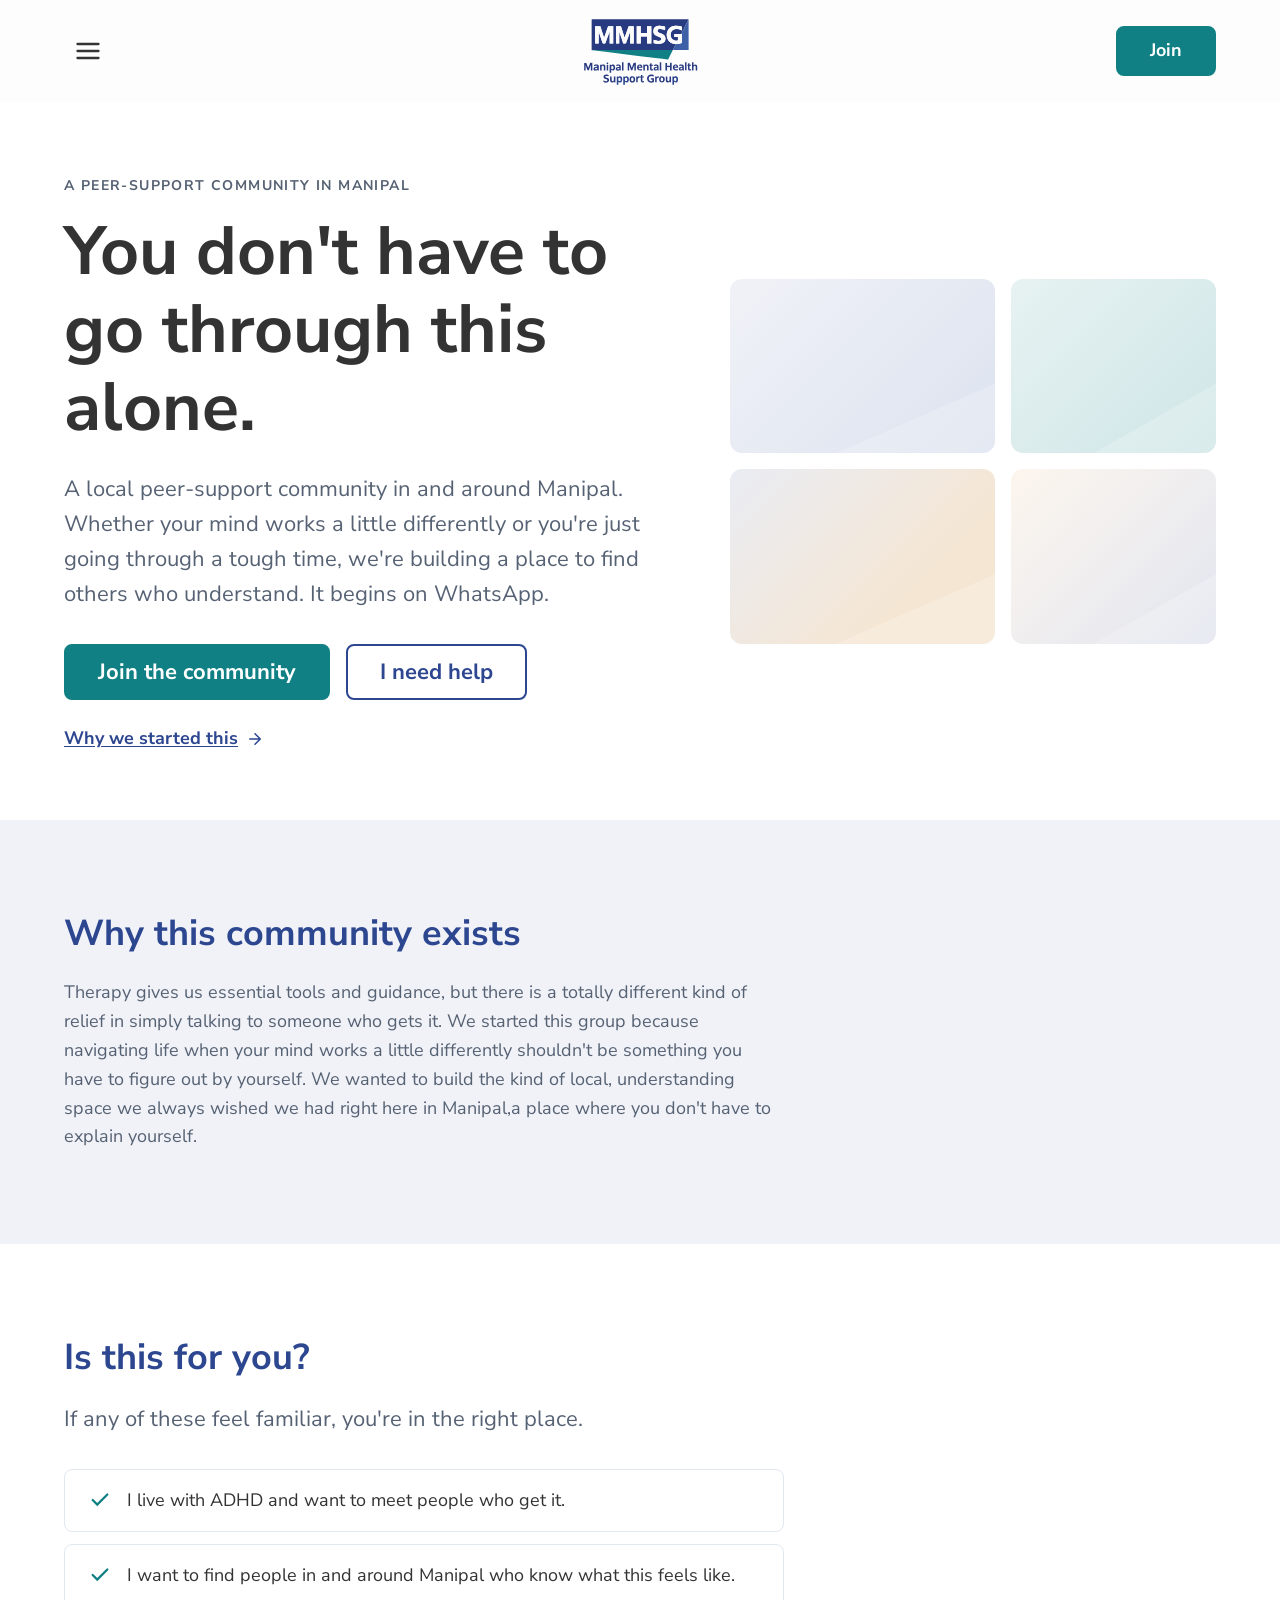
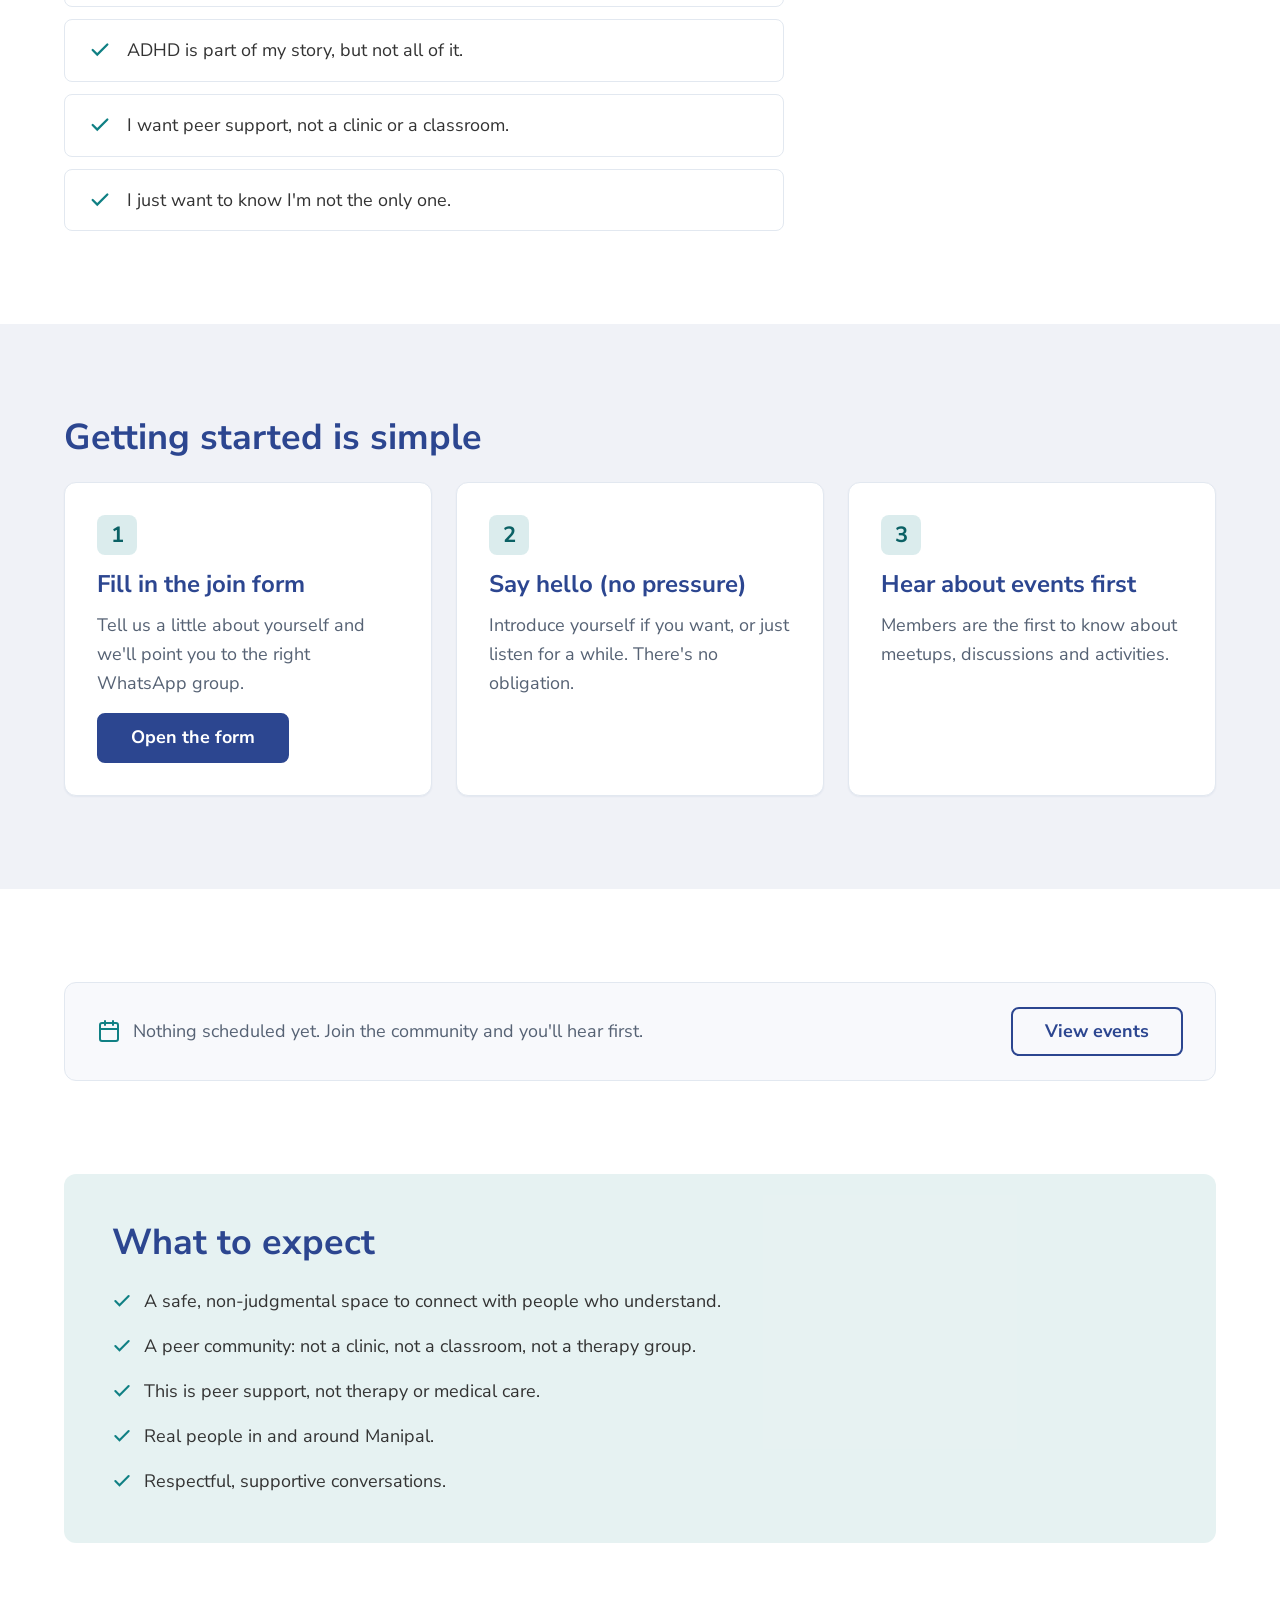
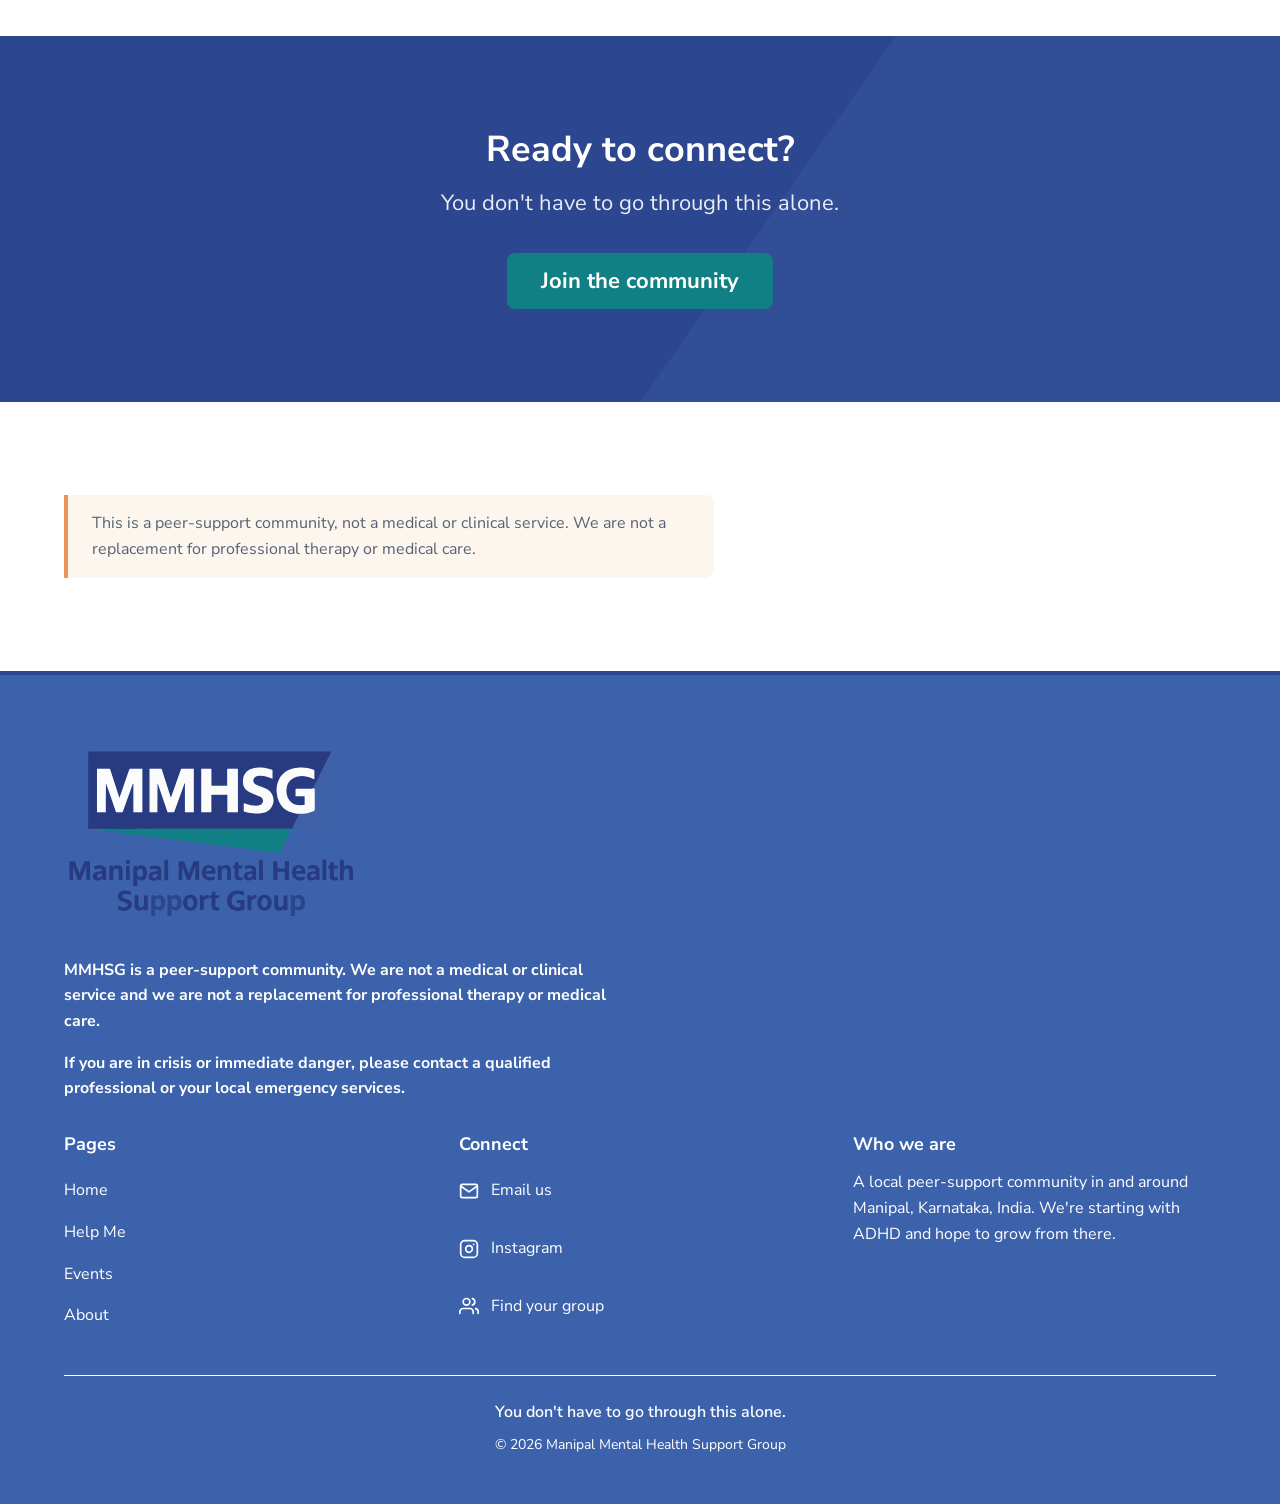
<file: index.html>
<!DOCTYPE html>
<html lang="en">

<head>
  <meta charset="UTF-8">
  <meta name="viewport" content="width=device-width, initial-scale=1.0">
  <title>Manipal Mental Health Support Group: peer support in Manipal</title>
  <meta name="description"
    content="MMHSG is a local peer-support community in and around Manipal, Karnataka. We're starting with ADHD. You don't have to go through this alone.">
  <meta property="og:type" content="website">
  <meta property="og:title" content="Manipal Mental Health Support Group: peer support in Manipal">
  <meta property="og:description"
    content="MMHSG is a local peer-support community in and around Manipal, Karnataka. We're starting with ADHD. You don't have to go through this alone.">
  <!-- TODO: add og:url, canonical and og:image once the site has a real address and a share image -->
  <meta name="twitter:card" content="summary">
  <script>document.documentElement.classList.add('js');</script>
  <link rel="preconnect" href="https://fonts.googleapis.com">
  <link rel="preconnect" href="https://fonts.gstatic.com" crossorigin>
  <link rel="stylesheet" href="https://fonts.googleapis.com/css2?family=Nunito+Sans:wght@400;600;700&amp;display=swap">
  <link rel="stylesheet" href="css/tokens.css">
  <link rel="stylesheet" href="css/style.css">
</head>

<body>
  <a href="#main-content" class="skip-link">Skip to main content</a>

  <header class="site-header">
    <div class="container header-inner">
      <button class="menu-toggle" type="button" aria-label="Open menu" aria-expanded="false"
        aria-controls="menu-overlay">
        <svg viewBox="0 0 24 24" fill="none" stroke="currentColor" stroke-width="2" stroke-linecap="round"
          aria-hidden="true">
          <path d="M3 12h18M3 6h18M3 18h18" />
        </svg>
      </button>
      <a class="header-logo" href="index.html">
        <img src="logo.svg" alt="Manipal Mental Health Support Group logo" width="1446" height="1087">
      </a>
      <a class="btn btn-join header-join" data-link="join" href="#">Join</a>
    </div>
  </header>

  <div id="menu-overlay" class="menu-overlay" role="dialog" aria-modal="true" aria-label="Navigation menu" inert>
    <div class="menu-overlay-header">
      <button class="menu-close" type="button" aria-label="Close menu">
        <svg viewBox="0 0 24 24" fill="none" stroke="currentColor" stroke-width="2" stroke-linecap="round"
          aria-hidden="true">
          <path d="M18 6L6 18M6 6l12 12" />
        </svg>
      </button>
      <a class="btn btn-join" data-link="join" href="#">Join the community</a>
    </div>
    <nav class="menu-nav" aria-label="Menu">
      <ul class="menu-nav-list">
        <li class="menu-nav-item"><a href="index.html" aria-current="page">Home <svg viewBox="0 0 24 24" fill="none"
              stroke="currentColor" stroke-width="2" stroke-linecap="round" aria-hidden="true">
              <path d="M9 18l6-6-6-6" />
            </svg></a></li>
        <li class="menu-nav-item"><a href="help.html">Help Me <svg viewBox="0 0 24 24" fill="none" stroke="currentColor"
              stroke-width="2" stroke-linecap="round" aria-hidden="true">
              <path d="M9 18l6-6-6-6" />
            </svg></a></li>
        <li class="menu-nav-item"><a href="events.html">Events <svg viewBox="0 0 24 24" fill="none"
              stroke="currentColor" stroke-width="2" stroke-linecap="round" aria-hidden="true">
              <path d="M9 18l6-6-6-6" />
            </svg></a></li>
        <li class="menu-nav-item"><a href="about.html">About <svg viewBox="0 0 24 24" fill="none" stroke="currentColor"
              stroke-width="2" stroke-linecap="round" aria-hidden="true">
              <path d="M9 18l6-6-6-6" />
            </svg></a></li>
      </ul>
      <hr class="menu-divider">
      <ul class="menu-nav-list">
        <li class="menu-nav-item"><a href="mailto:manipalmentalhealthsupport@s194d.me">Email us</a></li>
        <li class="menu-nav-item"><a href="https://instagram.com/mhsg_manipal" target="_blank"
            rel="noopener noreferrer">Instagram</a></li>
      </ul>
    </nav>
    <div class="menu-contact">
      <a href="https://instagram.com/mhsg_manipal" target="_blank" rel="noopener noreferrer" aria-label="Instagram">
        <svg viewBox="0 0 24 24" fill="none" stroke="currentColor" stroke-width="2" stroke-linecap="round"
          stroke-linejoin="round" aria-hidden="true">
          <rect x="2" y="2" width="20" height="20" rx="5" />
          <circle cx="12" cy="12" r="5" />
          <circle cx="17.5" cy="6.5" r="1.5" fill="currentColor" stroke="none" />
        </svg>
      </a>
      <a href="mailto:manipalmentalhealthsupport@s194d.me" aria-label="Email">
        <svg viewBox="0 0 24 24" fill="none" stroke="currentColor" stroke-width="2" stroke-linecap="round"
          aria-hidden="true">
          <rect x="2" y="4" width="20" height="16" rx="2" />
          <path d="M22 4l-10 8L2 4" />
        </svg>
      </a>
    </div>
  </div>

  <main id="main-content">

    <section class="hero">
      <div class="container">
        <div class="hero-grid">
          <div class="hero-text">
            <span class="hero-eyebrow">A peer-support community in Manipal</span>
            <h1>You don't have to go through this alone.</h1>
            <!-- TODO: confirm scope wording with the founder -->
            <p class="hero-desc">A local peer-support community in and around Manipal. Whether your mind works a little
              differently or you're just going through a tough time, we're building a place to find others who
              understand. It begins on WhatsApp.</p>
            <div class="hero-actions">
              <a class="btn btn-join btn-lg" data-link="join" href="#">Join the community</a>
              <a href="help.html" class="btn btn-secondary btn-lg">I need help</a>
            </div>
            <a href="about.html" class="arrow-link">Why we started this <svg viewBox="0 0 24 24" fill="none"
                stroke="currentColor" stroke-width="2" stroke-linecap="round" aria-hidden="true">
                <path d="M5 12h14M12 5l7 7-7 7" />
              </svg></a>
          </div>

          <div class="hero-collage" aria-hidden="true">
            <!-- TODO: replace with real community photos (only with the consent of the people shown) -->
            <div class="collage-tile collage-tile-1"></div>
            <div class="collage-tile collage-tile-2"></div>
            <div class="collage-tile collage-tile-3"></div>
            <div class="collage-tile collage-tile-4"></div>
          </div>
        </div>
      </div>
    </section>

    <section class="section section-tint reveal">
      <div class="container prose-section">
        <h2 class="section-title">Why this community exists</h2>
        <!-- TODO: confirm founder wording and consent to publish -->
        <p>Therapy gives us essential tools and guidance, but there is a totally different kind of relief in simply
          talking to someone who gets it. We started this group because navigating life when your mind works a little
          differently shouldn't be something you have to figure out by yourself. We wanted to build the kind of local,
          understanding space we always wished we had right here in Manipal,a place where you don't have to explain
          yourself.</p>
      </div>
    </section>

    <section class="section reveal">
      <div class="container">
        <h2 class="section-title">Is this for you?</h2>
        <p class="section-subtitle">If any of these feel familiar, you're in the right place.</p>
        <div class="for-me-list">
          <div class="for-me-item"><svg class="for-me-icon" viewBox="0 0 24 24" fill="none" stroke="currentColor"
              stroke-width="2.5" stroke-linecap="round" aria-hidden="true">
              <path d="M20 6L9 17l-5-5" />
            </svg><span>I live with ADHD and want to meet people who get it.</span></div>
          <div class="for-me-item"><svg class="for-me-icon" viewBox="0 0 24 24" fill="none" stroke="currentColor"
              stroke-width="2.5" stroke-linecap="round" aria-hidden="true">
              <path d="M20 6L9 17l-5-5" />
            </svg><span>I want to find people in and around Manipal who know what this feels like.</span></div>
          <div class="for-me-item"><svg class="for-me-icon" viewBox="0 0 24 24" fill="none" stroke="currentColor"
              stroke-width="2.5" stroke-linecap="round" aria-hidden="true">
              <path d="M20 6L9 17l-5-5" />
            </svg><span>ADHD is part of my story, but not all of it.</span></div>
          <div class="for-me-item"><svg class="for-me-icon" viewBox="0 0 24 24" fill="none" stroke="currentColor"
              stroke-width="2.5" stroke-linecap="round" aria-hidden="true">
              <path d="M20 6L9 17l-5-5" />
            </svg><span>I want peer support, not a clinic or a classroom.</span></div>
          <div class="for-me-item"><svg class="for-me-icon" viewBox="0 0 24 24" fill="none" stroke="currentColor"
              stroke-width="2.5" stroke-linecap="round" aria-hidden="true">
              <path d="M20 6L9 17l-5-5" />
            </svg><span>I just want to know I'm not the only one.</span></div>
        </div>
      </div>
    </section>

    <section class="section section-tint reveal">
      <div class="container">
        <h2 class="section-title">Getting started is simple</h2>
        <!-- TODO: confirm this flow (form first, then the right WhatsApp group) -->
        <div class="card-grid card-grid-3">
          <div class="card card-step">
            <span class="step-number">1</span>
            <h3>Fill in the join form</h3>
            <p>Tell us a little about yourself and we'll point you to the right WhatsApp group.</p>
            <a class="btn btn-primary" data-link="join" href="#">Open the form</a>
          </div>
          <div class="card card-step">
            <span class="step-number">2</span>
            <h3>Say hello (no pressure)</h3>
            <p>Introduce yourself if you want, or just listen for a while. There's no obligation.</p>
          </div>
          <div class="card card-step">
            <span class="step-number">3</span>
            <h3>Hear about events first</h3>
            <p>Members are the first to know about meetups, discussions and activities.</p>
          </div>
        </div>
      </div>
    </section>

    <section class="section reveal">
      <div class="container">
        <div class="events-teaser">
          <div class="events-teaser-text">
            <svg viewBox="0 0 24 24" fill="none" stroke="currentColor" stroke-width="2" stroke-linecap="round"
              aria-hidden="true">
              <rect x="3" y="4" width="18" height="18" rx="2" />
              <path d="M16 2v4M8 2v4M3 10h18" />
            </svg>
            <span id="events-teaser-text">Nothing scheduled yet. Join the community and you'll hear first.</span>
          </div>
          <a href="events.html" class="btn btn-secondary">View events</a>
        </div>
      </div>
    </section>

    <section class="section reveal" style="padding-top: 0;">
      <div class="container">
        <div class="callout-panel">
          <h2>What to expect</h2>
          <!-- TODO: add real community guidelines when available -->
          <div class="callout-list">
            <div class="callout-item"><svg class="callout-check" viewBox="0 0 24 24" fill="none" stroke="currentColor"
                stroke-width="2.5" stroke-linecap="round" aria-hidden="true">
                <path d="M20 6L9 17l-5-5" />
              </svg><span>A safe, non-judgmental space to connect with people who understand.</span></div>
            <div class="callout-item"><svg class="callout-check" viewBox="0 0 24 24" fill="none" stroke="currentColor"
                stroke-width="2.5" stroke-linecap="round" aria-hidden="true">
                <path d="M20 6L9 17l-5-5" />
              </svg><span>A peer community: not a clinic, not a classroom, not a therapy group.</span></div>
            <div class="callout-item"><svg class="callout-check" viewBox="0 0 24 24" fill="none" stroke="currentColor"
                stroke-width="2.5" stroke-linecap="round" aria-hidden="true">
                <path d="M20 6L9 17l-5-5" />
              </svg><span>This is peer support, not therapy or medical care.</span></div>
            <div class="callout-item"><svg class="callout-check" viewBox="0 0 24 24" fill="none" stroke="currentColor"
                stroke-width="2.5" stroke-linecap="round" aria-hidden="true">
                <path d="M20 6L9 17l-5-5" />
              </svg><span>Real people in and around Manipal.</span></div>
            <div class="callout-item"><svg class="callout-check" viewBox="0 0 24 24" fill="none" stroke="currentColor"
                stroke-width="2.5" stroke-linecap="round" aria-hidden="true">
                <path d="M20 6L9 17l-5-5" />
              </svg><span>Respectful, supportive conversations.</span></div>
          </div>
        </div>
      </div>
    </section>

    <section class="cta-block">
      <div class="container">
        <h2>Ready to connect?</h2>
        <p>You don't have to go through this alone.</p>
        <a class="btn btn-join btn-lg" data-link="join" href="#">Join the community</a>
      </div>
    </section>

    <section class="section">
      <div class="container">
        <div class="disclaimer-note">
          This is a peer-support community, not a medical or clinical service. We are not a replacement for professional
          therapy or medical care.
        </div>
      </div>
    </section>
  </main>

  <footer class="site-footer">
    <div class="container">
      <div class="footer-top">
        <div class="footer-brand">
          <div class="footer-logo">
            <img src="logo.svg" alt="Manipal Mental Health Support Group logo" width="1446" height="1087">
          </div>
          <p class="footer-disclaimer">MMHSG is a peer-support community. We are not a medical or clinical service and
            we are not a replacement for professional therapy or medical care.</p>
          <p class="footer-crisis">If you are in crisis or immediate danger, please contact a qualified professional or
            your local emergency services.</p>
        </div>
      </div>
      <div class="footer-columns">
        <div class="footer-col">
          <h4>Pages</h4>
          <a href="index.html">Home</a>
          <a href="help.html">Help Me</a>
          <a href="events.html">Events</a>
          <a href="about.html">About</a>
        </div>
        <div class="footer-col">
          <h4>Connect</h4>

          <a href="mailto:manipalmentalhealthsupport@s194d.me" class="icon-link">
            <svg xmlns="http://www.w3.org/2000/svg" width="20" height="20" viewBox="0 0 24 24" fill="none"
              stroke="currentColor" stroke-width="2" stroke-linecap="round" stroke-linejoin="round">
              <path d="M4 4h16c1.1 0 2 .9 2 2v12c0 1.1-.9 2-2 2H4c-1.1 0-2-.9-2-2V6c0-1.1.9-2 2-2z"></path>
              <polyline points="22,6 12,13 2,6"></polyline>
            </svg>
            Email us
          </a>

          <a href="https://instagram.com/mhsg_manipal" target="_blank" rel="noopener noreferrer" class="icon-link">
            <svg xmlns="http://www.w3.org/2000/svg" width="20" height="20" viewBox="0 0 24 24" fill="none"
              stroke="currentColor" stroke-width="2" stroke-linecap="round" stroke-linejoin="round">
              <rect x="2" y="2" width="20" height="20" rx="5" ry="5"></rect>
              <path d="M16 11.37A4 4 0 1 1 12.63 8 4 4 0 0 1 16 11.37z"></path>
              <line x1="17.5" y1="6.5" x2="17.51" y2="6.5"></line>
            </svg>
            Instagram
          </a>

          <a data-link="join" href="#" class="icon-link">
            <svg xmlns="http://www.w3.org/2000/svg" width="20" height="20" viewBox="0 0 24 24" fill="none"
              stroke="currentColor" stroke-width="2" stroke-linecap="round" stroke-linejoin="round">
              <path d="M17 21v-2a4 4 0 0 0-4-4H5a4 4 0 0 0-4 4v2"></path>
              <circle cx="9" cy="7" r="4"></circle>
              <path d="M23 21v-2a4 4 0 0 0-3-3.87"></path>
              <path d="M16 3.13a4 4 0 0 1 0 7.75"></path>
            </svg>
            Find your group
          </a>
        </div>
        <div class="footer-col">
          <h4>Who we are</h4>
          <!-- TODO: confirm exactly who is welcome today (ADHD first, other experiences later?) -->
          <p>A local peer-support community in and around Manipal, Karnataka, India. We're starting with ADHD and hope
            to grow from there.</p>
        </div>
      </div>
      <div class="footer-bottom">
        <p class="footer-central-line">You don't have to go through this alone.</p>
        <p>&copy; <span data-year>2026</span> Manipal Mental Health Support Group</p>
      </div>
    </div>
  </footer>

  <script src="js/site-content.js"></script>
  <script src="js/site.js"></script>
</body>

</html>
</file>
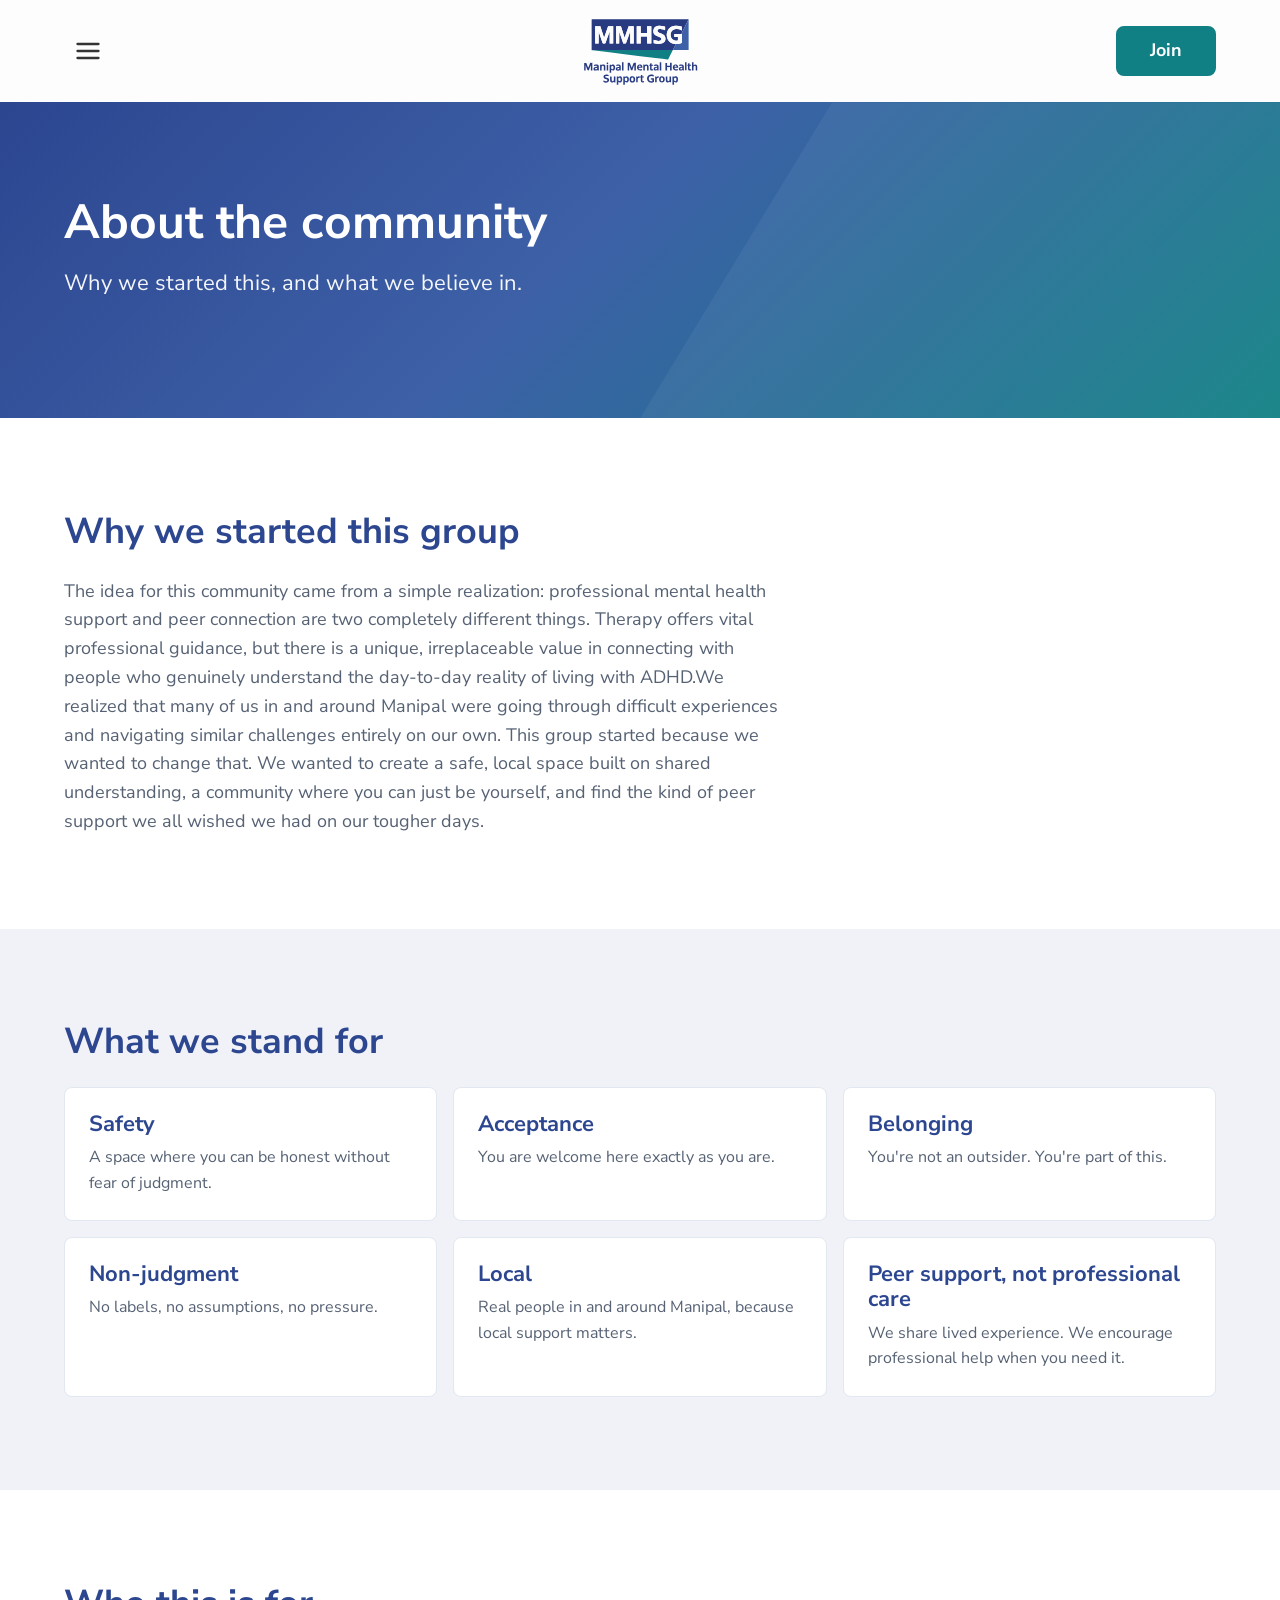
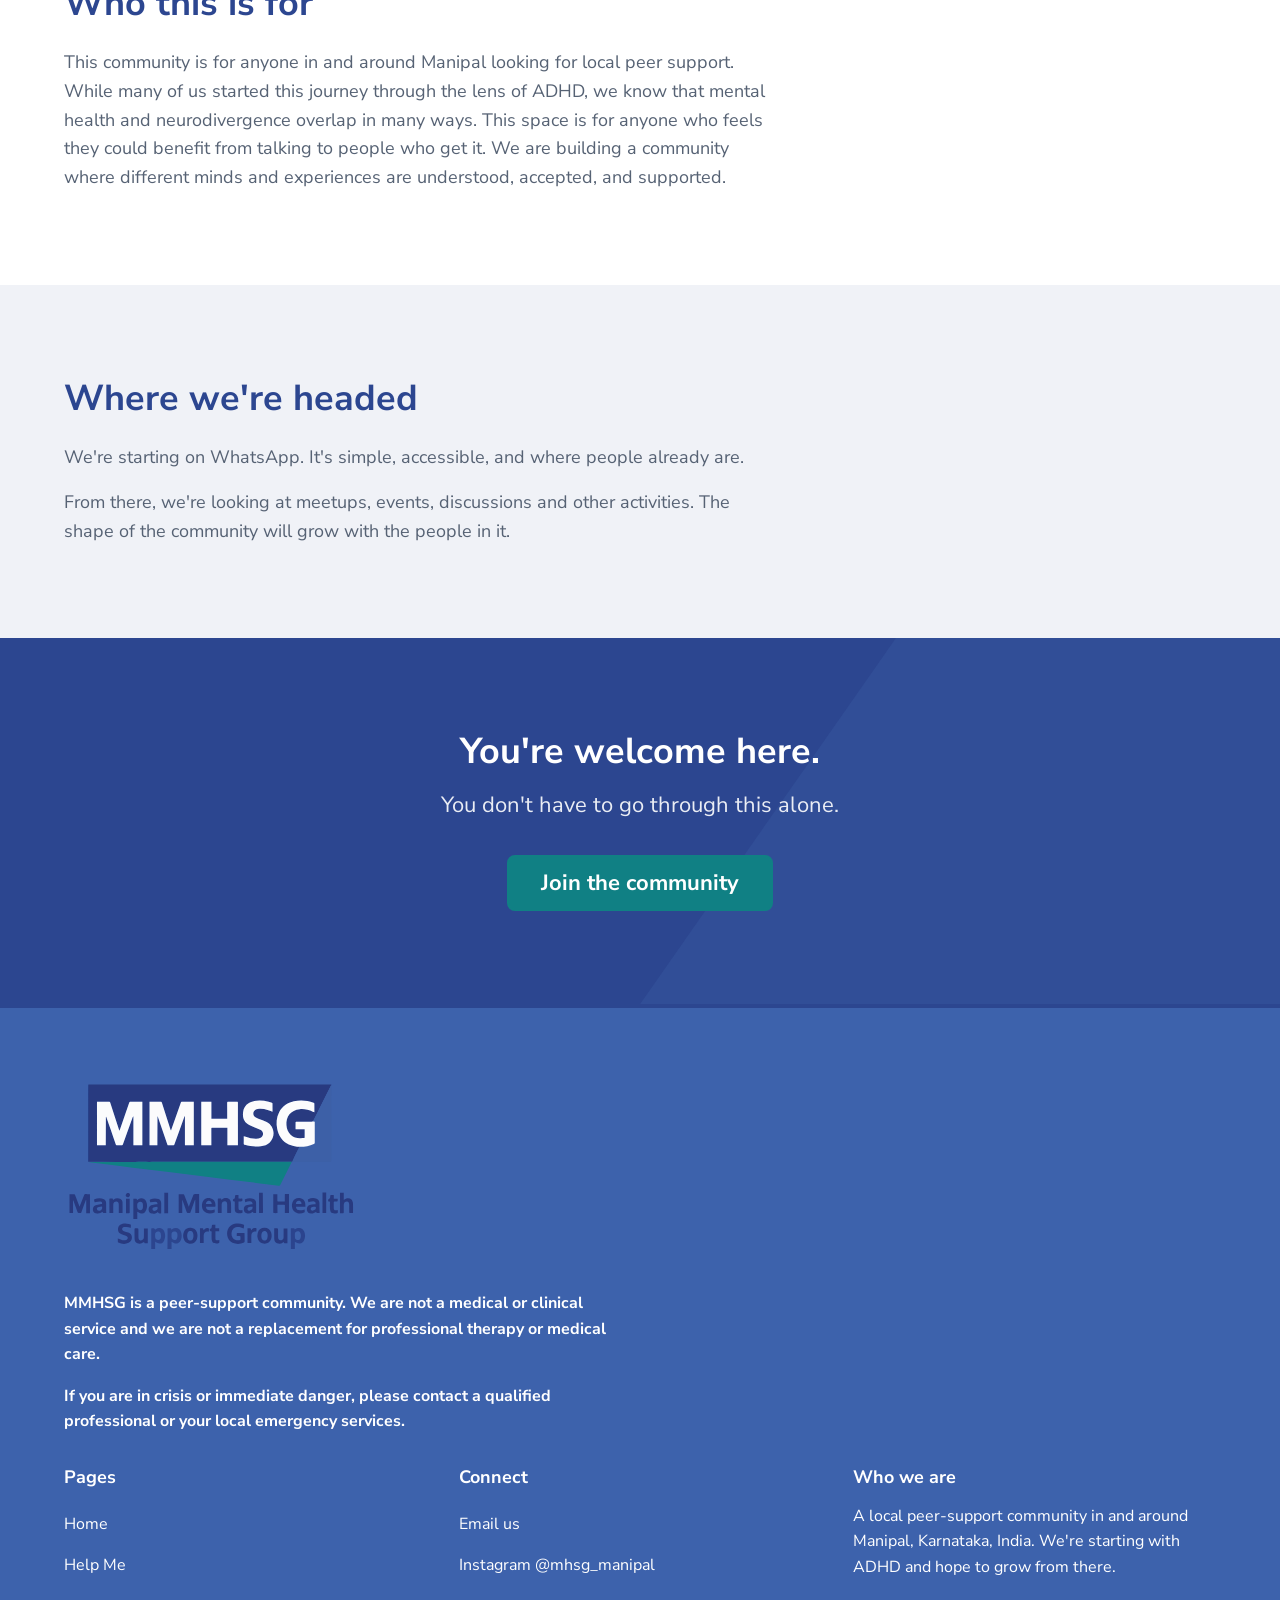
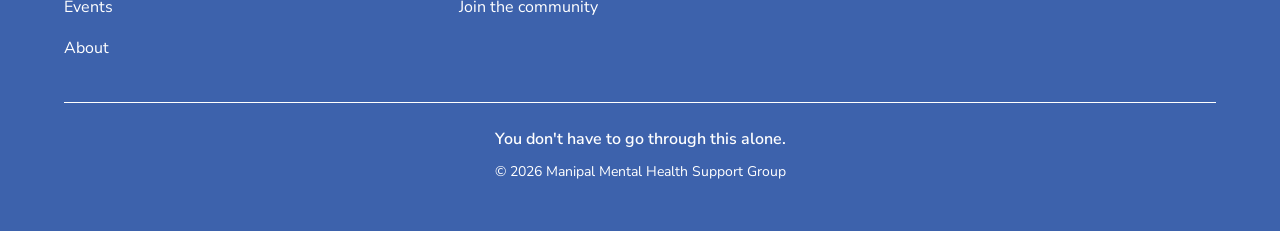
<file: about.html>
<!DOCTYPE html>
<html lang="en">

<head>
  <meta charset="UTF-8">
  <meta name="viewport" content="width=device-width, initial-scale=1.0">
  <title>About | Manipal Mental Health Support Group</title>
  <meta name="description"
    content="Why MMHSG was started and what we stand for. A local peer-support community in Manipal, starting with ADHD.">
  <meta property="og:type" content="website">
  <meta property="og:title" content="About | Manipal Mental Health Support Group">
  <meta property="og:description"
    content="Why MMHSG was started and what we stand for. A local peer-support community in Manipal, starting with ADHD.">
  <!-- TODO: add og:url, canonical and og:image once the site has a real address and a share image -->
  <meta name="twitter:card" content="summary">
  <script>document.documentElement.classList.add('js');</script>
  <link rel="preconnect" href="https://fonts.googleapis.com">
  <link rel="preconnect" href="https://fonts.gstatic.com" crossorigin>
  <link rel="stylesheet" href="https://fonts.googleapis.com/css2?family=Nunito+Sans:wght@400;600;700&amp;display=swap">
  <link rel="stylesheet" href="css/tokens.css">
  <link rel="stylesheet" href="css/style.css">
</head>

<body>
  <a href="#main-content" class="skip-link">Skip to main content</a>

  <header class="site-header">
    <div class="container header-inner">
      <button class="menu-toggle" type="button" aria-label="Open menu" aria-expanded="false"
        aria-controls="menu-overlay">
        <svg viewBox="0 0 24 24" fill="none" stroke="currentColor" stroke-width="2" stroke-linecap="round"
          aria-hidden="true">
          <path d="M3 12h18M3 6h18M3 18h18" />
        </svg>
      </button>
      <a class="header-logo" href="index.html">
        <img src="logo.svg" alt="Manipal Mental Health Support Group logo" width="1446" height="1087">
      </a>
      <a class="btn btn-join header-join" data-link="join" href="#">Join</a>
    </div>
  </header>

  <div id="menu-overlay" class="menu-overlay" role="dialog" aria-modal="true" aria-label="Navigation menu" inert>
    <div class="menu-overlay-header">
      <button class="menu-close" type="button" aria-label="Close menu">
        <svg viewBox="0 0 24 24" fill="none" stroke="currentColor" stroke-width="2" stroke-linecap="round"
          aria-hidden="true">
          <path d="M18 6L6 18M6 6l12 12" />
        </svg>
      </button>
      <a class="btn btn-join" data-link="join" href="#">Join the community</a>
    </div>
    <nav class="menu-nav" aria-label="Menu">
      <ul class="menu-nav-list">
        <li class="menu-nav-item"><a href="index.html">Home <svg viewBox="0 0 24 24" fill="none" stroke="currentColor"
              stroke-width="2" stroke-linecap="round" aria-hidden="true">
              <path d="M9 18l6-6-6-6" />
            </svg></a></li>
        <li class="menu-nav-item"><a href="help.html">Help Me <svg viewBox="0 0 24 24" fill="none" stroke="currentColor"
              stroke-width="2" stroke-linecap="round" aria-hidden="true">
              <path d="M9 18l6-6-6-6" />
            </svg></a></li>
        <li class="menu-nav-item"><a href="events.html">Events <svg viewBox="0 0 24 24" fill="none"
              stroke="currentColor" stroke-width="2" stroke-linecap="round" aria-hidden="true">
              <path d="M9 18l6-6-6-6" />
            </svg></a></li>
        <li class="menu-nav-item"><a href="about.html" aria-current="page">About <svg viewBox="0 0 24 24" fill="none"
              stroke="currentColor" stroke-width="2" stroke-linecap="round" aria-hidden="true">
              <path d="M9 18l6-6-6-6" />
            </svg></a></li>
      </ul>
      <hr class="menu-divider">
      <ul class="menu-nav-list">
        <li class="menu-nav-item"><a href="mailto:manipalmentalhealthsupport@s194d.me">Email us</a></li>
        <li class="menu-nav-item"><a href="https://instagram.com/mhsg_manipal" target="_blank"
            rel="noopener noreferrer">Instagram</a></li>
      </ul>
    </nav>
    <div class="menu-contact">
      <a href="https://instagram.com/mhsg_manipal" target="_blank" rel="noopener noreferrer" aria-label="Instagram">
        <svg viewBox="0 0 24 24" fill="none" stroke="currentColor" stroke-width="2" stroke-linecap="round"
          stroke-linejoin="round" aria-hidden="true">
          <rect x="2" y="2" width="20" height="20" rx="5" />
          <circle cx="12" cy="12" r="5" />
          <circle cx="17.5" cy="6.5" r="1.5" fill="currentColor" stroke="none" />
        </svg>
      </a>
      <a href="mailto:manipalmentalhealthsupport@s194d.me" aria-label="Email">
        <svg viewBox="0 0 24 24" fill="none" stroke="currentColor" stroke-width="2" stroke-linecap="round"
          aria-hidden="true">
          <rect x="2" y="4" width="20" height="16" rx="2" />
          <path d="M22 4l-10 8L2 4" />
        </svg>
      </a>
    </div>
  </div>

  <main id="main-content">
    <section class="hero-inner">
      <div class="container">
        <h1>About the community</h1>
        <p>Why we started this, and what we believe in.</p>
      </div>
    </section>

    <section class="section">
      <div class="container prose-section">
        <h2 class="section-title">Why we started this group</h2>
        <!-- TODO: confirm founder wording and consent to publish -->
        <p>The idea for this community came from a simple realization: professional mental health support and peer
          connection are two completely different things. Therapy offers vital professional guidance, but there is a
          unique, irreplaceable value in connecting with people who genuinely understand the day-to-day reality of
          living with ADHD.We realized that many of us in and around Manipal were going through difficult experiences
          and navigating similar challenges entirely on our own. This group started because we wanted to change that. We
          wanted to create a safe, local space built on shared understanding, a community where you can just be
          yourself, and find the kind of peer support we all wished we had on our tougher days.</p>
      </div>
    </section>

    <section class="section section-tint reveal">
      <div class="container">
        <h2 class="section-title">What we stand for</h2>
        <!-- TODO: confirm values and add community guidelines when the founder has written them -->
        <div class="values-grid">
          <div class="value-card">
            <h3>Safety</h3>
            <p>A space where you can be honest without fear of judgment.</p>
          </div>
          <div class="value-card">
            <h3>Acceptance</h3>
            <p>You are welcome here exactly as you are.</p>
          </div>
          <div class="value-card">
            <h3>Belonging</h3>
            <p>You're not an outsider. You're part of this.</p>
          </div>
          <div class="value-card">
            <h3>Non-judgment</h3>
            <p>No labels, no assumptions, no pressure.</p>
          </div>
          <div class="value-card">
            <h3>Local</h3>
            <p>Real people in and around Manipal, because local support matters.</p>
          </div>
          <div class="value-card">
            <h3>Peer support, not professional care</h3>
            <p>We share lived experience. We encourage professional help when you need it.</p>
          </div>
        </div>
      </div>
    </section>

    <section class="section reveal">
      <div class="container prose-section">
        <h2 class="section-title">Who this is for</h2>
        <!-- TODO: confirm exactly who is welcome today -->
        <p>This community is for anyone in and around Manipal looking for local peer support. While many of us started
          this journey through the lens of ADHD, we know that mental health and neurodivergence overlap in many ways.
          This space is for anyone who feels they could benefit from talking to people who get it. We are building a
          community where different minds and experiences are understood, accepted, and supported.</p>
      </div>
    </section>

    <section class="section section-tint reveal">
      <div class="container prose-section">
        <h2 class="section-title">Where we're headed</h2>
        <p>We're starting on WhatsApp. It's simple, accessible, and where people already are.</p>
        <p>From there, we're looking at meetups, events, discussions and other activities. The shape of the community
          will grow with the people in it.</p>
      </div>
    </section>

    <section class="cta-block">
      <div class="container">
        <h2>You're welcome here.</h2>
        <p>You don't have to go through this alone.</p>
        <a class="btn btn-join btn-lg" data-link="join" href="#">Join the community</a>
      </div>
    </section>
  </main>

  <footer class="site-footer">
    <div class="container">
      <div class="footer-top">
        <div class="footer-brand">
          <div class="footer-logo">
            <img src="logo.svg" alt="Manipal Mental Health Support Group logo" width="1446" height="1087">
          </div>
          <p class="footer-disclaimer">MMHSG is a peer-support community. We are not a medical or clinical service and
            we are not a replacement for professional therapy or medical care.</p>
          <p class="footer-crisis">If you are in crisis or immediate danger, please contact a qualified professional or
            your local emergency services.</p>
        </div>
      </div>
      <div class="footer-columns">
        <div class="footer-col">
          <h4>Pages</h4>
          <a href="index.html">Home</a>
          <a href="help.html">Help Me</a>
          <a href="events.html">Events</a>
          <a href="about.html">About</a>
        </div>
        <div class="footer-col">
          <h4>Connect</h4>
          <a href="mailto:manipalmentalhealthsupport@s194d.me">Email us</a>
          <a href="https://instagram.com/mhsg_manipal" target="_blank" rel="noopener noreferrer">Instagram
            @mhsg_manipal</a>
          <a data-link="join" href="#">Join the community</a>
        </div>
        <div class="footer-col">
          <h4>Who we are</h4>
          <!-- TODO: confirm exactly who is welcome today (ADHD first, other experiences later?) -->
          <p>A local peer-support community in and around Manipal, Karnataka, India. We're starting with ADHD and hope
            to grow from there.</p>
        </div>
      </div>
      <div class="footer-bottom">
        <p class="footer-central-line">You don't have to go through this alone.</p>
        <p>&copy; <span data-year>2026</span> Manipal Mental Health Support Group</p>
      </div>
    </div>
  </footer>

  <script src="js/site-content.js"></script>
  <script src="js/site.js"></script>
</body>

</html>
</file>
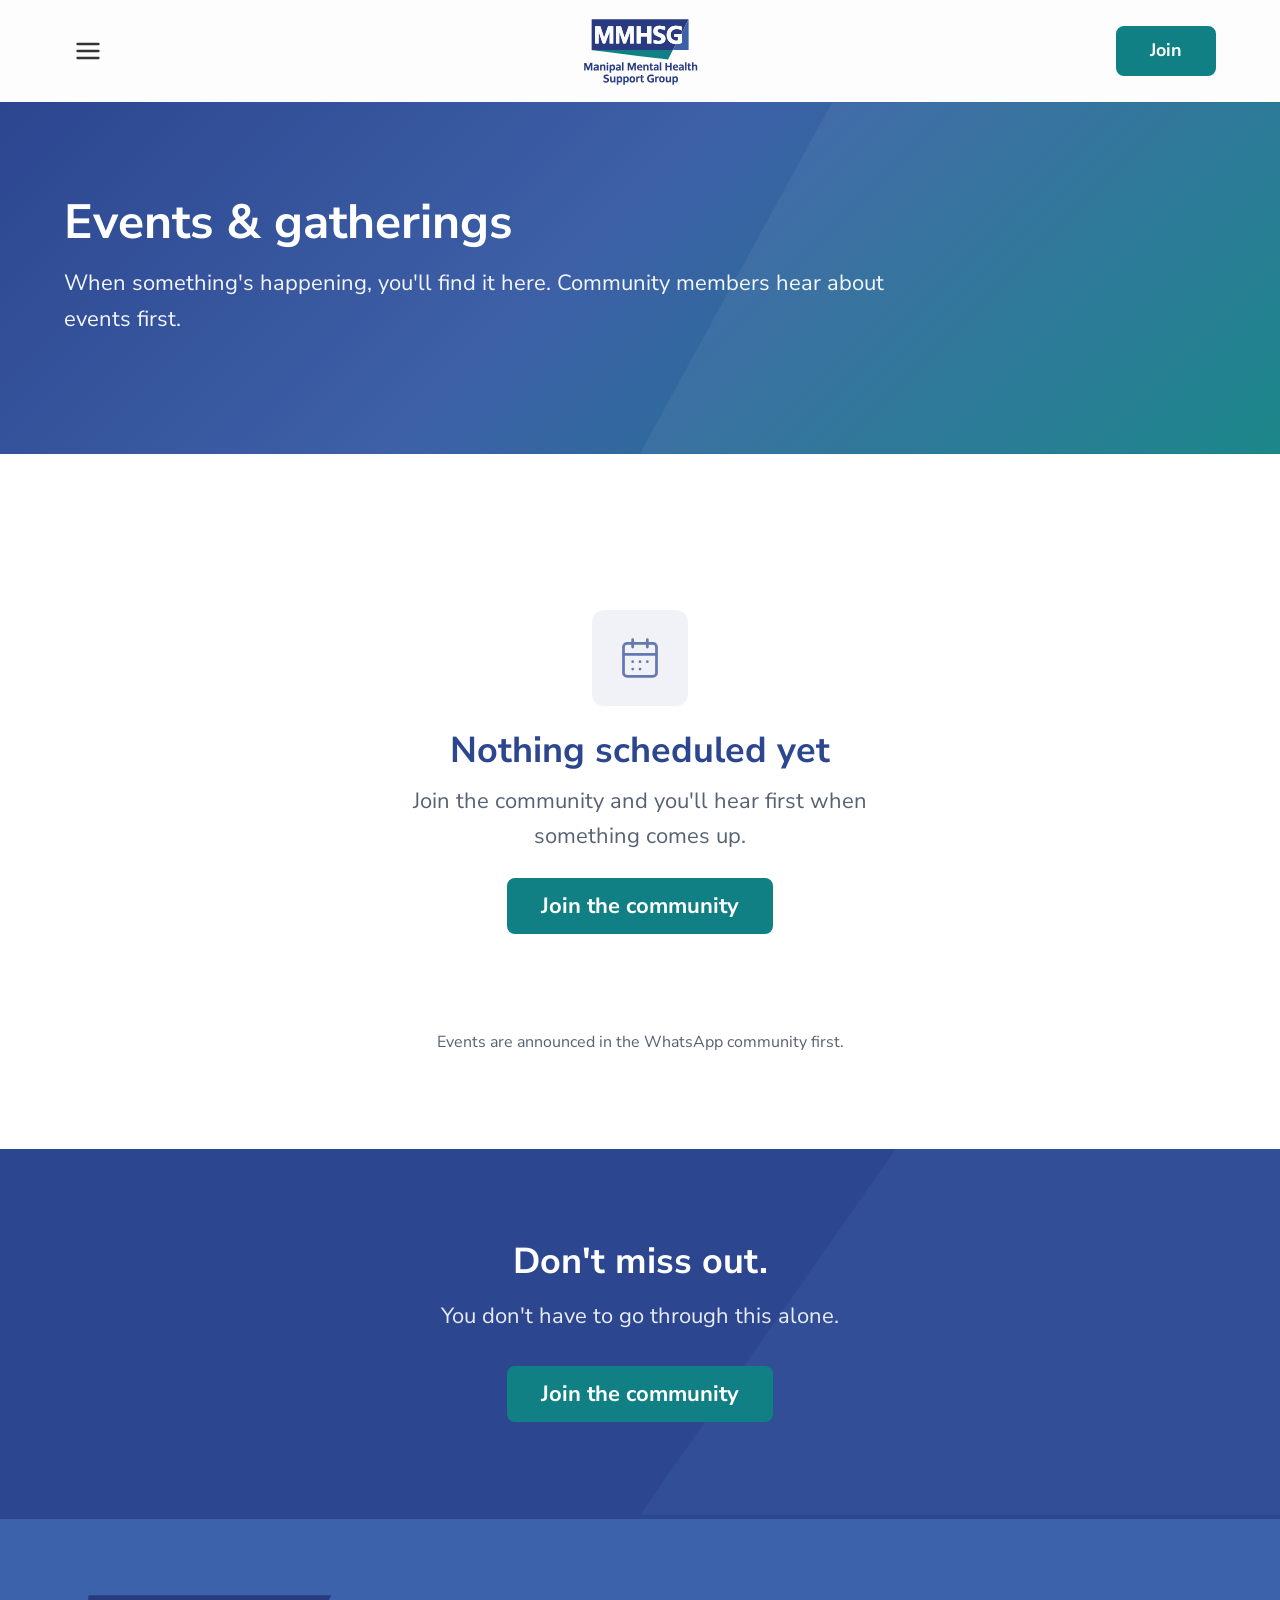
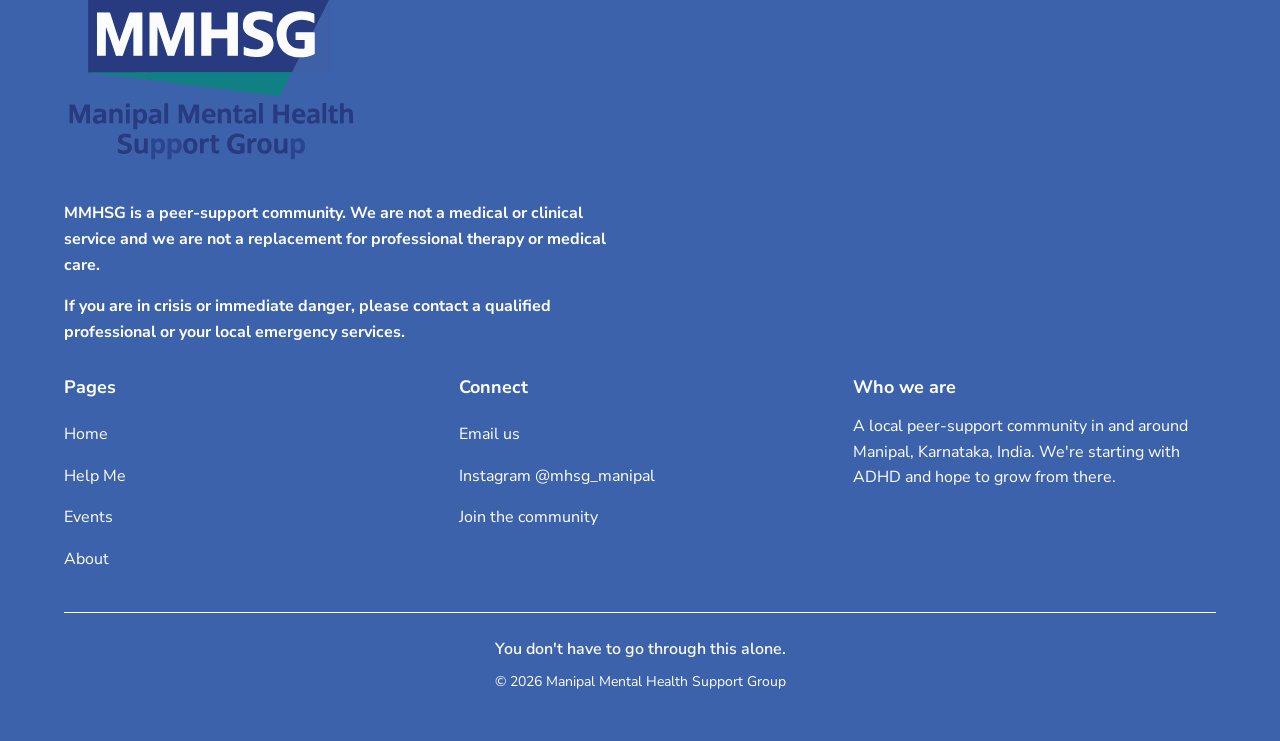
<file: events.html>
<!DOCTYPE html>
<html lang="en">
<head>
  <meta charset="UTF-8">
  <meta name="viewport" content="width=device-width, initial-scale=1.0">
  <title>Events | Manipal Mental Health Support Group</title>
  <meta name="description" content="Upcoming events, meetups and gatherings for the MMHSG community in Manipal. Join the community to hear first.">
  <meta property="og:type" content="website">
  <meta property="og:title" content="Events | Manipal Mental Health Support Group">
  <meta property="og:description" content="Upcoming events, meetups and gatherings for the MMHSG community in Manipal. Join the community to hear first.">
  <!-- TODO: add og:url, canonical and og:image once the site has a real address and a share image -->
  <meta name="twitter:card" content="summary">
  <script>document.documentElement.classList.add('js');</script>
  <link rel="preconnect" href="https://fonts.googleapis.com">
  <link rel="preconnect" href="https://fonts.gstatic.com" crossorigin>
  <link rel="stylesheet" href="https://fonts.googleapis.com/css2?family=Nunito+Sans:wght@400;600;700&amp;display=swap">
  <link rel="stylesheet" href="css/tokens.css">
  <link rel="stylesheet" href="css/style.css">
</head>
<body>
  <a href="#main-content" class="skip-link">Skip to main content</a>

  <header class="site-header">
    <div class="container header-inner">
      <button class="menu-toggle" type="button" aria-label="Open menu" aria-expanded="false" aria-controls="menu-overlay">
        <svg viewBox="0 0 24 24" fill="none" stroke="currentColor" stroke-width="2" stroke-linecap="round" aria-hidden="true"><path d="M3 12h18M3 6h18M3 18h18"/></svg>
      </button>
      <a class="header-logo" href="index.html">
        <img src="logo.svg" alt="Manipal Mental Health Support Group logo" width="1446" height="1087">
      </a>
      <a class="btn btn-join header-join" data-link="join" href="#">Join</a>
    </div>
  </header>

  <div id="menu-overlay" class="menu-overlay" role="dialog" aria-modal="true" aria-label="Navigation menu" inert>
    <div class="menu-overlay-header">
      <button class="menu-close" type="button" aria-label="Close menu">
        <svg viewBox="0 0 24 24" fill="none" stroke="currentColor" stroke-width="2" stroke-linecap="round" aria-hidden="true"><path d="M18 6L6 18M6 6l12 12"/></svg>
      </button>
      <a class="btn btn-join" data-link="join" href="#">Join the community</a>
    </div>
    <nav class="menu-nav" aria-label="Menu">
      <ul class="menu-nav-list">
        <li class="menu-nav-item"><a href="index.html">Home <svg viewBox="0 0 24 24" fill="none" stroke="currentColor" stroke-width="2" stroke-linecap="round" aria-hidden="true"><path d="M9 18l6-6-6-6"/></svg></a></li>
        <li class="menu-nav-item"><a href="help.html">Help Me <svg viewBox="0 0 24 24" fill="none" stroke="currentColor" stroke-width="2" stroke-linecap="round" aria-hidden="true"><path d="M9 18l6-6-6-6"/></svg></a></li>
        <li class="menu-nav-item"><a href="events.html" aria-current="page">Events <svg viewBox="0 0 24 24" fill="none" stroke="currentColor" stroke-width="2" stroke-linecap="round" aria-hidden="true"><path d="M9 18l6-6-6-6"/></svg></a></li>
        <li class="menu-nav-item"><a href="about.html">About <svg viewBox="0 0 24 24" fill="none" stroke="currentColor" stroke-width="2" stroke-linecap="round" aria-hidden="true"><path d="M9 18l6-6-6-6"/></svg></a></li>
      </ul>
      <hr class="menu-divider">
      <ul class="menu-nav-list">
        <li class="menu-nav-item"><a href="mailto:manipalmentalhealthsupport@s194d.me">Email us</a></li>
        <li class="menu-nav-item"><a href="https://instagram.com/mhsg_manipal" target="_blank" rel="noopener noreferrer">Instagram</a></li>
      </ul>
    </nav>
    <div class="menu-contact">
      <a href="https://instagram.com/mhsg_manipal" target="_blank" rel="noopener noreferrer" aria-label="Instagram">
        <svg viewBox="0 0 24 24" fill="none" stroke="currentColor" stroke-width="2" stroke-linecap="round" stroke-linejoin="round" aria-hidden="true"><rect x="2" y="2" width="20" height="20" rx="5"/><circle cx="12" cy="12" r="5"/><circle cx="17.5" cy="6.5" r="1.5" fill="currentColor" stroke="none"/></svg>
      </a>
      <a href="mailto:manipalmentalhealthsupport@s194d.me" aria-label="Email">
        <svg viewBox="0 0 24 24" fill="none" stroke="currentColor" stroke-width="2" stroke-linecap="round" aria-hidden="true"><rect x="2" y="4" width="20" height="16" rx="2"/><path d="M22 4l-10 8L2 4"/></svg>
      </a>
    </div>
  </div>

  <main id="main-content">
    <section class="hero-inner">
      <div class="container">
        <h1>Events &amp; gatherings</h1>
        <p>When something's happening, you'll find it here. Community members hear about events first.</p>
      </div>
    </section>

    <section class="section">
      <div class="container">
        <div id="events-list" class="card-grid card-grid-3" hidden></div>

        <div id="events-empty" class="events-empty">
          <div class="events-empty-icon" aria-hidden="true">
            <svg viewBox="0 0 24 24" fill="none" stroke="currentColor" stroke-width="1.5" stroke-linecap="round"><rect x="3" y="4" width="18" height="18" rx="2"/><path d="M16 2v4M8 2v4M3 10h18"/><path d="M8 14h.01M12 14h.01M16 14h.01M8 18h.01M12 18h.01"/></svg>
          </div>
          <h2>Nothing scheduled yet</h2>
          <p>Join the community and you'll hear first when something comes up.</p>
          <a class="btn btn-join btn-lg" data-link="join" href="#">Join the community</a>
        </div>

        <p class="events-note">Events are announced in the WhatsApp community first.</p>
      </div>
    </section>

    <section class="cta-block">
      <div class="container">
        <h2>Don't miss out.</h2>
        <p>You don't have to go through this alone.</p>
        <a class="btn btn-join btn-lg" data-link="join" href="#">Join the community</a>
      </div>
    </section>
  </main>

  <footer class="site-footer">
    <div class="container">
      <div class="footer-top">
        <div class="footer-brand">
          <div class="footer-logo">
            <img src="logo.svg" alt="Manipal Mental Health Support Group logo" width="1446" height="1087">
          </div>
          <p class="footer-disclaimer">MMHSG is a peer-support community. We are not a medical or clinical service and we are not a replacement for professional therapy or medical care.</p>
          <p class="footer-crisis">If you are in crisis or immediate danger, please contact a qualified professional or your local emergency services.</p>
        </div>
      </div>
      <div class="footer-columns">
        <div class="footer-col">
          <h4>Pages</h4>
          <a href="index.html">Home</a>
          <a href="help.html">Help Me</a>
          <a href="events.html">Events</a>
          <a href="about.html">About</a>
        </div>
        <div class="footer-col">
          <h4>Connect</h4>
          <a href="mailto:manipalmentalhealthsupport@s194d.me">Email us</a>
          <a href="https://instagram.com/mhsg_manipal" target="_blank" rel="noopener noreferrer">Instagram @mhsg_manipal</a>
          <a data-link="join" href="#">Join the community</a>
        </div>
        <div class="footer-col">
          <h4>Who we are</h4>
          <!-- TODO: confirm exactly who is welcome today (ADHD first, other experiences later?) -->
          <p>A local peer-support community in and around Manipal, Karnataka, India. We're starting with ADHD and hope to grow from there.</p>
        </div>
      </div>
      <div class="footer-bottom">
        <p class="footer-central-line">You don't have to go through this alone.</p>
        <p>&copy; <span data-year>2026</span> Manipal Mental Health Support Group</p>
      </div>
    </div>
  </footer>

  <script src="js/site-content.js"></script>
  <script src="js/site.js"></script>
</body>
</html>
</file>
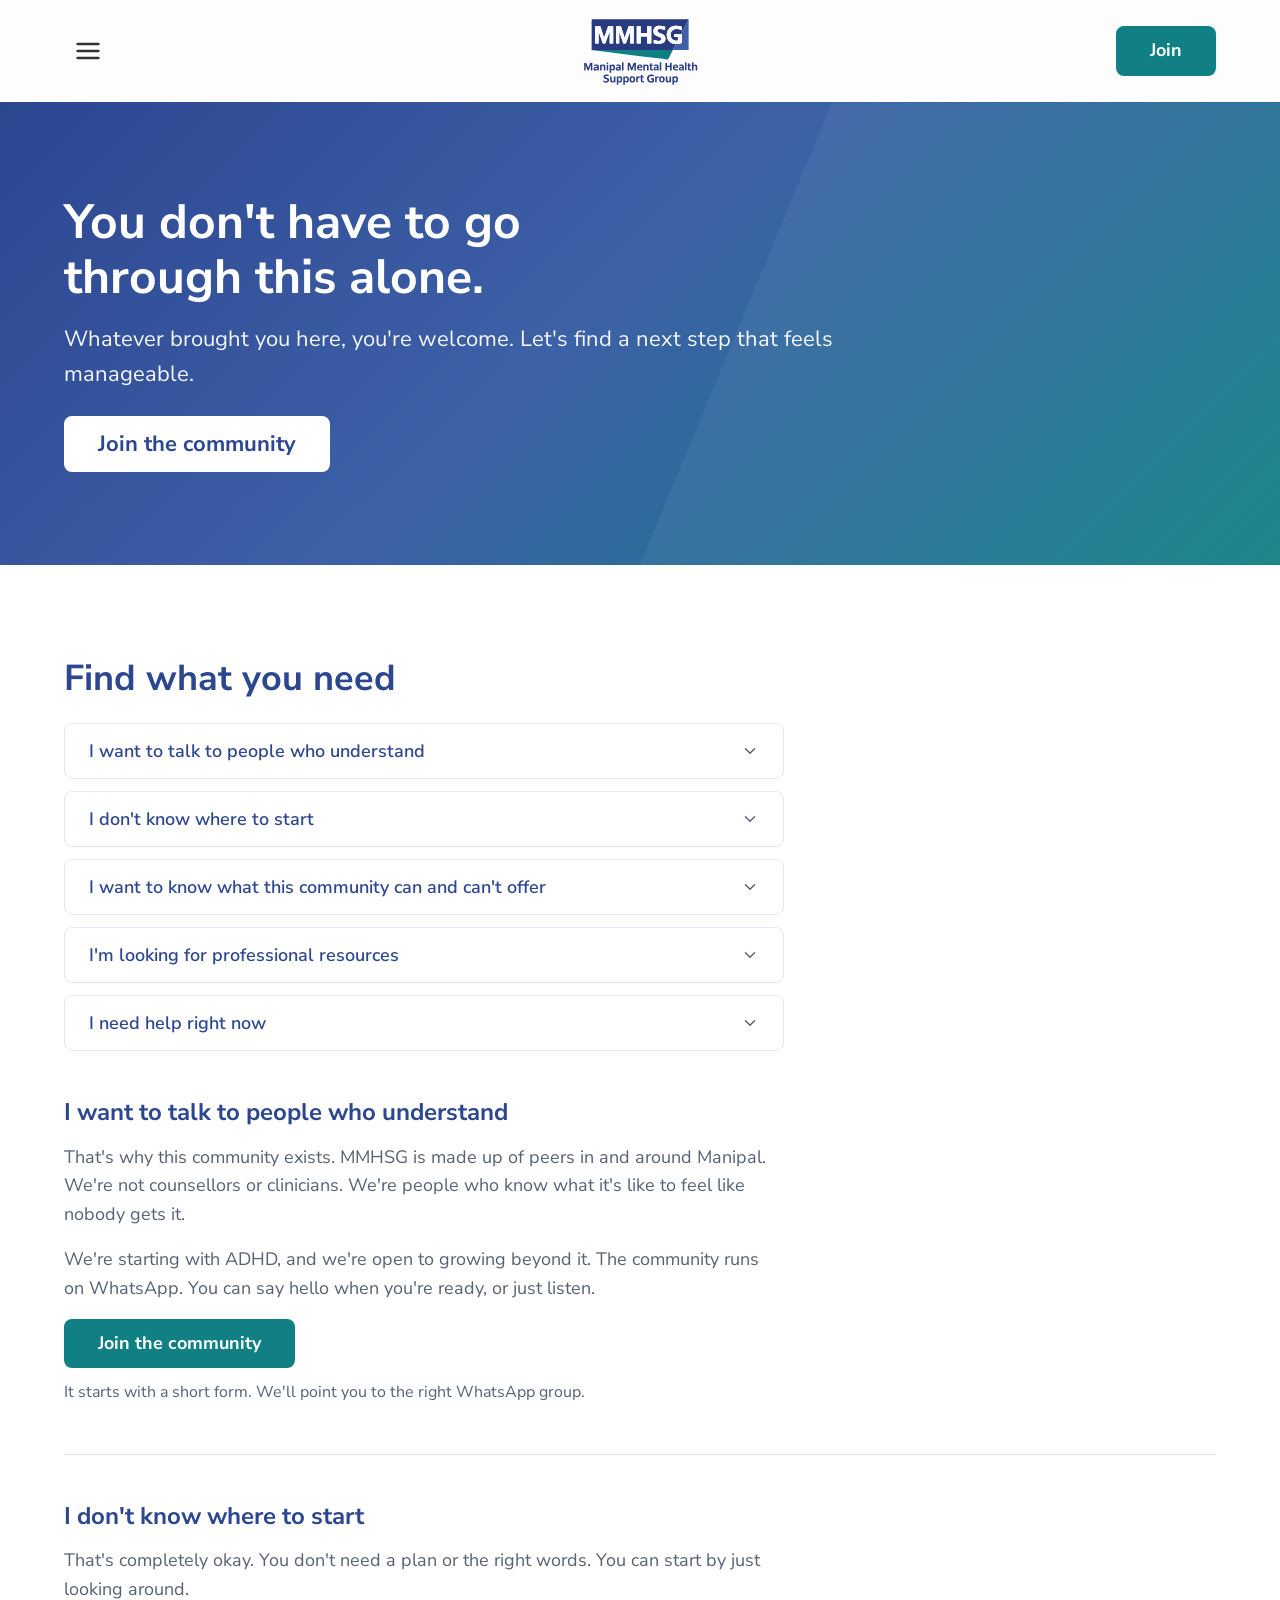
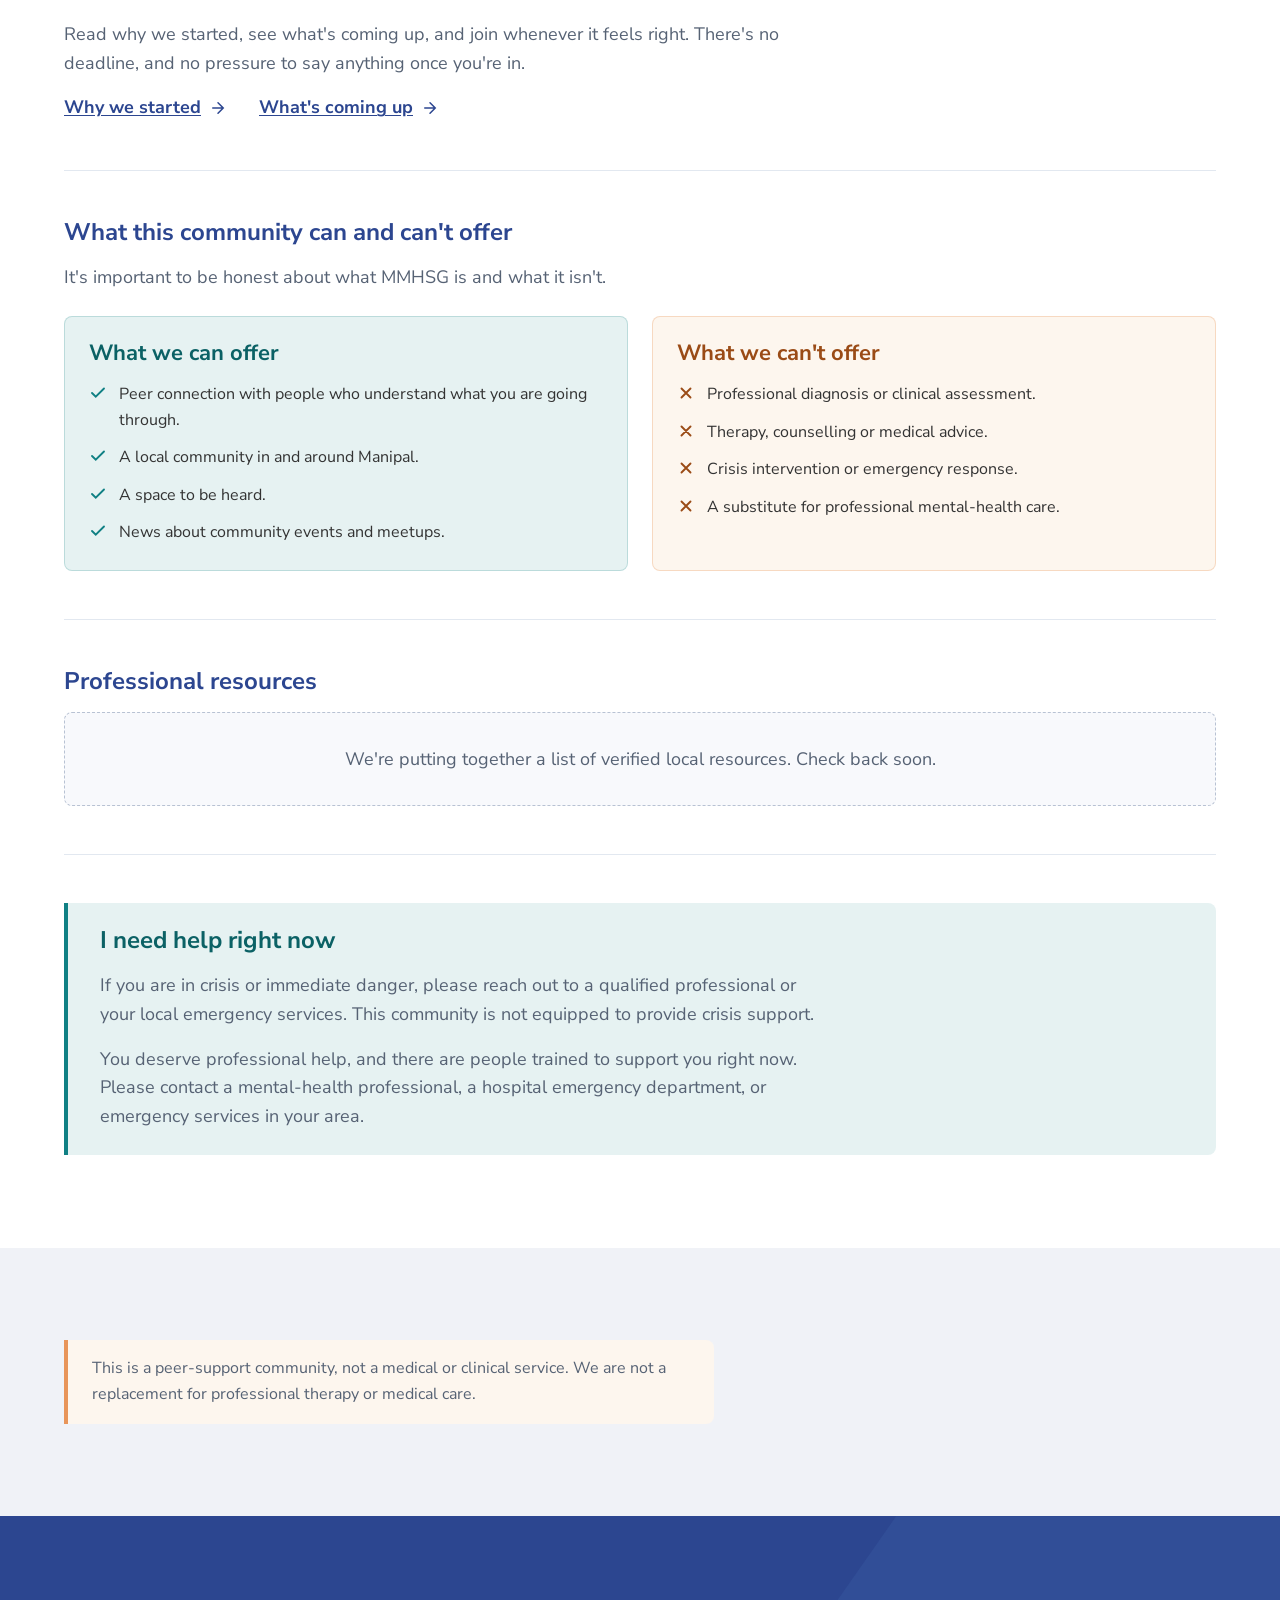
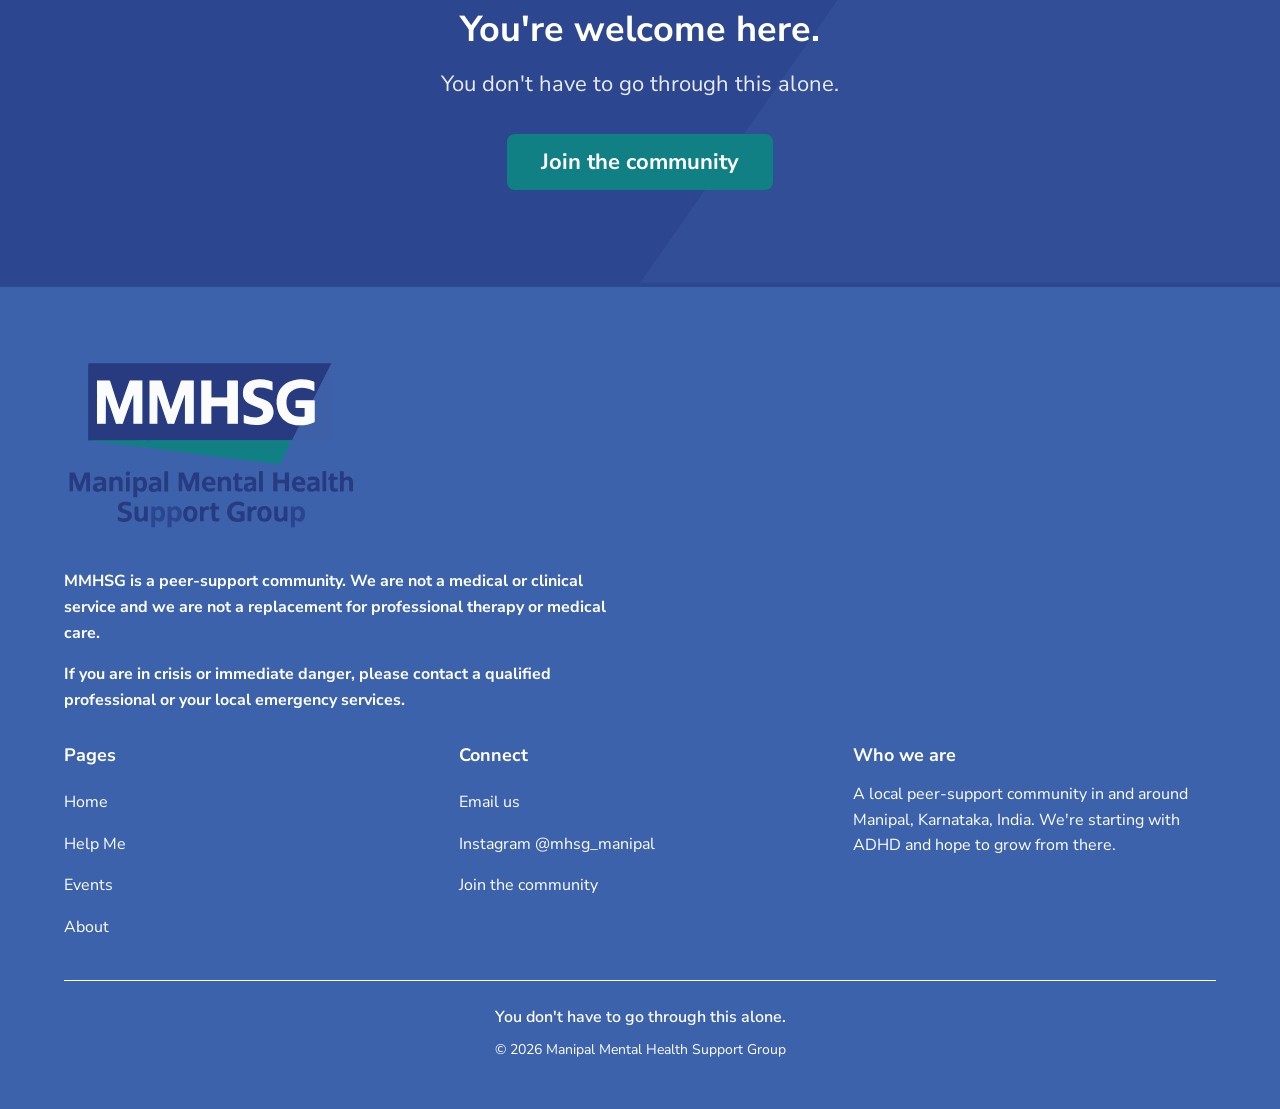
<file: help.html>
<!DOCTYPE html>
<html lang="en">
<head>
  <meta charset="UTF-8">
  <meta name="viewport" content="width=device-width, initial-scale=1.0">
  <title>Help Me | Manipal Mental Health Support Group</title>
  <meta name="description" content="Find people who understand, learn what MMHSG can and can't offer, and know where to turn if you need professional help.">
  <meta property="og:type" content="website">
  <meta property="og:title" content="Help Me | Manipal Mental Health Support Group">
  <meta property="og:description" content="Find people who understand, learn what MMHSG can and can't offer, and know where to turn if you need professional help.">
  <!-- TODO: add og:url, canonical and og:image once the site has a real address and a share image -->
  <meta name="twitter:card" content="summary">
  <script>document.documentElement.classList.add('js');</script>
  <link rel="preconnect" href="https://fonts.googleapis.com">
  <link rel="preconnect" href="https://fonts.gstatic.com" crossorigin>
  <link rel="stylesheet" href="https://fonts.googleapis.com/css2?family=Nunito+Sans:wght@400;600;700&amp;display=swap">
  <link rel="stylesheet" href="css/tokens.css">
  <link rel="stylesheet" href="css/style.css">
</head>
<body>
  <a href="#main-content" class="skip-link">Skip to main content</a>

  <header class="site-header">
    <div class="container header-inner">
      <button class="menu-toggle" type="button" aria-label="Open menu" aria-expanded="false" aria-controls="menu-overlay">
        <svg viewBox="0 0 24 24" fill="none" stroke="currentColor" stroke-width="2" stroke-linecap="round" aria-hidden="true"><path d="M3 12h18M3 6h18M3 18h18"/></svg>
      </button>
      <a class="header-logo" href="index.html">
        <img src="logo.svg" alt="Manipal Mental Health Support Group logo" width="1446" height="1087">
      </a>
      <a class="btn btn-join header-join" data-link="join" href="#">Join</a>
    </div>
  </header>

  <div id="menu-overlay" class="menu-overlay" role="dialog" aria-modal="true" aria-label="Navigation menu" inert>
    <div class="menu-overlay-header">
      <button class="menu-close" type="button" aria-label="Close menu">
        <svg viewBox="0 0 24 24" fill="none" stroke="currentColor" stroke-width="2" stroke-linecap="round" aria-hidden="true"><path d="M18 6L6 18M6 6l12 12"/></svg>
      </button>
      <a class="btn btn-join" data-link="join" href="#">Join the community</a>
    </div>
    <nav class="menu-nav" aria-label="Menu">
      <ul class="menu-nav-list">
        <li class="menu-nav-item"><a href="index.html">Home <svg viewBox="0 0 24 24" fill="none" stroke="currentColor" stroke-width="2" stroke-linecap="round" aria-hidden="true"><path d="M9 18l6-6-6-6"/></svg></a></li>
        <li class="menu-nav-item"><a href="help.html" aria-current="page">Help Me <svg viewBox="0 0 24 24" fill="none" stroke="currentColor" stroke-width="2" stroke-linecap="round" aria-hidden="true"><path d="M9 18l6-6-6-6"/></svg></a></li>
        <li class="menu-nav-item"><a href="events.html">Events <svg viewBox="0 0 24 24" fill="none" stroke="currentColor" stroke-width="2" stroke-linecap="round" aria-hidden="true"><path d="M9 18l6-6-6-6"/></svg></a></li>
        <li class="menu-nav-item"><a href="about.html">About <svg viewBox="0 0 24 24" fill="none" stroke="currentColor" stroke-width="2" stroke-linecap="round" aria-hidden="true"><path d="M9 18l6-6-6-6"/></svg></a></li>
      </ul>
      <hr class="menu-divider">
      <ul class="menu-nav-list">
        <li class="menu-nav-item"><a href="mailto:manipalmentalhealthsupport@s194d.me">Email us</a></li>
        <li class="menu-nav-item"><a href="https://instagram.com/mhsg_manipal" target="_blank" rel="noopener noreferrer">Instagram</a></li>
      </ul>
    </nav>
    <div class="menu-contact">
      <a href="https://instagram.com/mhsg_manipal" target="_blank" rel="noopener noreferrer" aria-label="Instagram">
        <svg viewBox="0 0 24 24" fill="none" stroke="currentColor" stroke-width="2" stroke-linecap="round" stroke-linejoin="round" aria-hidden="true"><rect x="2" y="2" width="20" height="20" rx="5"/><circle cx="12" cy="12" r="5"/><circle cx="17.5" cy="6.5" r="1.5" fill="currentColor" stroke="none"/></svg>
      </a>
      <a href="mailto:manipalmentalhealthsupport@s194d.me" aria-label="Email">
        <svg viewBox="0 0 24 24" fill="none" stroke="currentColor" stroke-width="2" stroke-linecap="round" aria-hidden="true"><rect x="2" y="4" width="20" height="16" rx="2"/><path d="M22 4l-10 8L2 4"/></svg>
      </a>
    </div>
  </div>

  <main id="main-content">
    <section class="hero-inner">
      <div class="container">
        <h1>You don't have to go through this alone.</h1>
        <p>Whatever brought you here, you're welcome. Let's find a next step that feels manageable.</p>
        <a class="btn btn-white btn-lg" data-link="join" href="#">Join the community</a>
      </div>
    </section>

    <section class="section">
      <div class="container">
        <h2 class="section-title">Find what you need</h2>
        <div class="find-nav">
          <a href="#talk">I want to talk to people who understand <svg viewBox="0 0 24 24" fill="none" stroke="currentColor" stroke-width="2" stroke-linecap="round" aria-hidden="true"><path d="M6 9l6 6 6-6"/></svg></a>
          <a href="#start">I don't know where to start <svg viewBox="0 0 24 24" fill="none" stroke="currentColor" stroke-width="2" stroke-linecap="round" aria-hidden="true"><path d="M6 9l6 6 6-6"/></svg></a>
          <a href="#can-and-cant">I want to know what this community can and can't offer <svg viewBox="0 0 24 24" fill="none" stroke="currentColor" stroke-width="2" stroke-linecap="round" aria-hidden="true"><path d="M6 9l6 6 6-6"/></svg></a>
          <a href="#resources">I'm looking for professional resources <svg viewBox="0 0 24 24" fill="none" stroke="currentColor" stroke-width="2" stroke-linecap="round" aria-hidden="true"><path d="M6 9l6 6 6-6"/></svg></a>
          <a href="#help-now">I need help right now <svg viewBox="0 0 24 24" fill="none" stroke="currentColor" stroke-width="2" stroke-linecap="round" aria-hidden="true"><path d="M6 9l6 6 6-6"/></svg></a>
        </div>

        <div id="talk" class="help-section reveal">
          <h2>I want to talk to people who understand</h2>
          <p>That's why this community exists. MMHSG is made up of peers in and around Manipal. We're not counsellors or clinicians. We're people who know what it's like to feel like nobody gets it.</p>
          <p>We're starting with ADHD, and we're open to growing beyond it. The community runs on WhatsApp. You can say hello when you're ready, or just listen.</p>
          <!-- TODO: confirm this flow (form first, then the right WhatsApp group) -->
          <a class="btn btn-join" data-link="join" href="#">Join the community</a>
          <p class="form-note">It starts with a short form. We'll point you to the right WhatsApp group.</p>
        </div>

        <div id="start" class="help-section reveal">
          <h2>I don't know where to start</h2>
          <p>That's completely okay. You don't need a plan or the right words. You can start by just looking around.</p>
          <p>Read why we started, see what's coming up, and join whenever it feels right. There's no deadline, and no pressure to say anything once you're in.</p>
          <div class="link-row">
            <a href="about.html" class="arrow-link">Why we started <svg viewBox="0 0 24 24" fill="none" stroke="currentColor" stroke-width="2" stroke-linecap="round" aria-hidden="true"><path d="M5 12h14M12 5l7 7-7 7"/></svg></a>
            <a href="events.html" class="arrow-link">What's coming up <svg viewBox="0 0 24 24" fill="none" stroke="currentColor" stroke-width="2" stroke-linecap="round" aria-hidden="true"><path d="M5 12h14M12 5l7 7-7 7"/></svg></a>
          </div>
        </div>

        <div id="can-and-cant" class="help-section reveal">
          <h2>What this community can and can't offer</h2>
          <p>It's important to be honest about what MMHSG is and what it isn't.</p>
          <div class="can-cant-grid">
            <div class="can-list">
              <h3>What we can offer</h3>
              <ul class="check-list">
                <li><svg viewBox="0 0 24 24" fill="none" stroke="currentColor" stroke-width="2.5" stroke-linecap="round" aria-hidden="true"><path d="M20 6L9 17l-5-5"/></svg>Peer connection with people who understand what you are going through.</li>
                <li><svg viewBox="0 0 24 24" fill="none" stroke="currentColor" stroke-width="2.5" stroke-linecap="round" aria-hidden="true"><path d="M20 6L9 17l-5-5"/></svg>A local community in and around Manipal.</li>
                <li><svg viewBox="0 0 24 24" fill="none" stroke="currentColor" stroke-width="2.5" stroke-linecap="round" aria-hidden="true"><path d="M20 6L9 17l-5-5"/></svg>A space to be heard.</li>
                <li><svg viewBox="0 0 24 24" fill="none" stroke="currentColor" stroke-width="2.5" stroke-linecap="round" aria-hidden="true"><path d="M20 6L9 17l-5-5"/></svg>News about community events and meetups.</li>
              </ul>
            </div>
            <div class="cant-list">
              <h3>What we can't offer</h3>
              <ul class="check-list">
                <li><svg viewBox="0 0 24 24" fill="none" stroke="currentColor" stroke-width="2.5" stroke-linecap="round" aria-hidden="true"><path d="M18 6L6 18M6 6l12 12"/></svg>Professional diagnosis or clinical assessment.</li>
                <li><svg viewBox="0 0 24 24" fill="none" stroke="currentColor" stroke-width="2.5" stroke-linecap="round" aria-hidden="true"><path d="M18 6L6 18M6 6l12 12"/></svg>Therapy, counselling or medical advice.</li>
                <li><svg viewBox="0 0 24 24" fill="none" stroke="currentColor" stroke-width="2.5" stroke-linecap="round" aria-hidden="true"><path d="M18 6L6 18M6 6l12 12"/></svg>Crisis intervention or emergency response.</li>
                <li><svg viewBox="0 0 24 24" fill="none" stroke="currentColor" stroke-width="2.5" stroke-linecap="round" aria-hidden="true"><path d="M18 6L6 18M6 6l12 12"/></svg>A substitute for professional mental-health care.</li>
              </ul>
            </div>
          </div>
        </div>

        <div id="resources" class="help-section reveal">
          <h2>Professional resources</h2>
          <div class="resources-placeholder">
            <!-- TODO: add verified local resources. Do NOT invent organisations, clinics, helplines, phone numbers or websites. -->
            <p>We're putting together a list of verified local resources. Check back soon.</p>
          </div>
        </div>

        <div id="help-now" class="help-section reveal">
          <div class="help-now-callout">
            <h2>I need help right now</h2>
            <p>If you are in crisis or immediate danger, please reach out to a qualified professional or your local emergency services. This community is not equipped to provide crisis support.</p>
            <p>You deserve professional help, and there are people trained to support you right now. Please contact a mental-health professional, a hospital emergency department, or emergency services in your area.</p>
          </div>
        </div>
      </div>
    </section>

    <section class="section section-tint">
      <div class="container">
        <div class="disclaimer-note">
          This is a peer-support community, not a medical or clinical service. We are not a replacement for professional therapy or medical care.
        </div>
      </div>
    </section>

    <section class="cta-block">
      <div class="container">
        <h2>You're welcome here.</h2>
        <p>You don't have to go through this alone.</p>
        <a class="btn btn-join btn-lg" data-link="join" href="#">Join the community</a>
      </div>
    </section>
  </main>

  <footer class="site-footer">
    <div class="container">
      <div class="footer-top">
        <div class="footer-brand">
          <div class="footer-logo">
            <img src="logo.svg" alt="Manipal Mental Health Support Group logo" width="1446" height="1087">
          </div>
          <p class="footer-disclaimer">MMHSG is a peer-support community. We are not a medical or clinical service and we are not a replacement for professional therapy or medical care.</p>
          <p class="footer-crisis">If you are in crisis or immediate danger, please contact a qualified professional or your local emergency services.</p>
        </div>
      </div>
      <div class="footer-columns">
        <div class="footer-col">
          <h4>Pages</h4>
          <a href="index.html">Home</a>
          <a href="help.html">Help Me</a>
          <a href="events.html">Events</a>
          <a href="about.html">About</a>
        </div>
        <div class="footer-col">
          <h4>Connect</h4>
          <a href="mailto:manipalmentalhealthsupport@s194d.me">Email us</a>
          <a href="https://instagram.com/mhsg_manipal" target="_blank" rel="noopener noreferrer">Instagram @mhsg_manipal</a>
          <a data-link="join" href="#">Join the community</a>
        </div>
        <div class="footer-col">
          <h4>Who we are</h4>
          <!-- TODO: confirm exactly who is welcome today (ADHD first, other experiences later?) -->
          <p>A local peer-support community in and around Manipal, Karnataka, India. We're starting with ADHD and hope to grow from there.</p>
        </div>
      </div>
      <div class="footer-bottom">
        <p class="footer-central-line">You don't have to go through this alone.</p>
        <p>&copy; <span data-year>2026</span> Manipal Mental Health Support Group</p>
      </div>
    </div>
  </footer>

  <script src="js/site-content.js"></script>
  <script src="js/site.js"></script>
</body>
</html>
</file>
<file: css/tokens.css>
/* ============================================================
   MMHSG Design Tokens
   Colours come from logo.svg. Type and spacing are fluid.
   No pill or circle radii: corners are square or softly rounded.
   ============================================================ */

:root {
  /* ---- Brand colours (from logo.svg) ---- */
  --color-navy: #2C4690;
  --color-blue: #3D60A7;
  --color-teal: #108084;
  --color-navy-deep: #182E76;
  --color-paper: #FDFDFE;

  /* ---- Tints ---- */
  --color-navy-tint: rgba(44, 70, 144, 0.07);
  --color-teal-tint: rgba(16, 128, 132, 0.10);
  --color-teal-tint-strong: rgba(16, 128, 132, 0.15);

  /* ---- Warm accent (adds human warmth) ---- */
  --color-warm: #FDF6EE;
  --color-warm-mid: #F5E6D3;
  --color-warm-accent: #E8955A;   /* borders and fills only */
  --color-warm-text: #9A4B16;     /* readable text on warm backgrounds */

  /* ---- Text ---- */
  --color-charcoal: #333333;
  --color-muted: #566274;
  --color-white: #FFFFFF;

  /* ---- Surfaces ---- */
  --color-bg: #FFFFFF;
  --color-bg-alt: #F8F9FC;
  --color-border: #E2E8F0;

  /* ---- Typography (one family, loaded via <link> in each page) ---- */
  --font-body: 'Nunito Sans', system-ui, -apple-system, 'Segoe UI', Roboto, sans-serif;

  --text-xs: clamp(0.8125rem, 0.78rem + 0.15vw, 0.875rem);
  --text-sm: clamp(0.9375rem, 0.9rem + 0.15vw, 1rem);
  --text-base: clamp(1rem, 0.95rem + 0.25vw, 1.125rem);
  --text-lg: clamp(1.125rem, 1rem + 0.5vw, 1.375rem);
  --text-xl: clamp(1.25rem, 1.1rem + 0.75vw, 1.5rem);
  --text-2xl: clamp(1.5rem, 1.2rem + 1.5vw, 2.25rem);
  --text-3xl: clamp(1.875rem, 1.4rem + 2.4vw, 3rem);
  --text-hero: clamp(2.25rem, 1.5rem + 3.75vw, 4.25rem);

  --leading-tight: 1.15;
  --leading-normal: 1.6;

  /* ---- Spacing scale ---- */
  --space-1: 0.25rem;
  --space-2: 0.5rem;
  --space-3: 0.75rem;
  --space-4: 1rem;
  --space-6: 1.5rem;
  --space-8: 2rem;
  --space-12: 3rem;
  --space-16: 4rem;

  --section-pad: clamp(3rem, 6vw + 1rem, 7rem);

  /* ---- Container ---- */
  --container-max: 1280px;
  --container-pad: clamp(1rem, 5vw, 4.5rem);
  --prose-max: 65ch;

  /* ---- Radii: soft, never round ---- */
  --radius-sm: 4px;
  --radius-md: 8px;
  --radius-lg: 12px;

  /* ---- Shadows ---- */
  --shadow-sm: 0 1px 2px rgba(24, 46, 118, 0.06);
  --shadow-header: 0 1px 4px rgba(24, 46, 118, 0.10);

  /* ---- Motion ---- */
  --ease-out: ease-out;
  --ease-menu: cubic-bezier(0.2, 0.7, 0.2, 1);
  --dur-fast: 180ms;
  --dur-base: 300ms;
  --dur-reveal: 500ms;

  /* ---- Z-index ---- */
  --z-header: 100;
  --z-menu: 300;
  --z-skip: 500;

  /* ---- Header ---- */
  --header-h: clamp(72px, 8vw, 110px);
}

@media (prefers-reduced-motion: reduce) {
  :root {
    --dur-fast: 0ms;
    --dur-base: 0ms;
    --dur-reveal: 0ms;
  }
}
</file>
<file: css/style.css>
/* ============================================================
   MMHSG main stylesheet
   Load tokens.css first (each page links both).
   ============================================================ */

/* ---- Reset ---- */
*,
*::before,
*::after {
  box-sizing: border-box;
  margin: 0;
  padding: 0;
}

html {
  scroll-behavior: smooth;
  scroll-padding-top: calc(var(--header-h) + var(--space-4));
  -webkit-text-size-adjust: 100%;
}

@media (prefers-reduced-motion: reduce) {
  html {
    scroll-behavior: auto;
  }
}

body {
  font-family: var(--font-body);
  font-size: var(--text-base);
  line-height: var(--leading-normal);
  color: var(--color-charcoal);
  background: var(--color-bg);
  -webkit-font-smoothing: antialiased;
}

body.menu-open {
  overflow: hidden;
}

[hidden] {
  display: none !important;
}

img,
svg {
  display: block;
  max-width: 100%;
  height: auto;
}

ul {
  list-style: none;
}

a {
  color: var(--color-navy);
  text-decoration: underline;
  text-underline-offset: 2px;
  transition: color var(--dur-fast) var(--ease-out);
}

a:hover {
  color: var(--color-teal);
}

h1,
h2,
h3,
h4 {
  color: var(--color-navy);
  line-height: var(--leading-tight);
  font-weight: 700;
}

:focus-visible {
  outline: 3px solid var(--color-teal);
  outline-offset: 3px;
}

.hero-inner :focus-visible,
.cta-block :focus-visible,
.site-footer :focus-visible {
  outline-color: #fff;
}

.skip-link {
  position: absolute;
  top: -100%;
  left: var(--space-4);
  background: var(--color-navy);
  color: var(--color-white);
  padding: var(--space-3) var(--space-6);
  border-radius: var(--radius-md);
  z-index: var(--z-skip);
  font-weight: 600;
  text-decoration: none;
}

.skip-link:focus {
  top: var(--space-4);
  color: var(--color-white);
}

.container {
  width: 100%;
  max-width: var(--container-max);
  margin-inline: auto;
  padding-inline: var(--container-pad);
}

/* ============================================================
   HEADER: hamburger left, logo centre, Join right. No inline links.
   ============================================================ */
.site-header {
  position: sticky;
  top: 0;
  z-index: var(--z-header);
  background: var(--color-paper);
  height: var(--header-h);
  display: flex;
  align-items: center;
  transition: box-shadow var(--dur-base) var(--ease-out);
}

.site-header.scrolled {
  box-shadow: var(--shadow-header);
}

.header-inner {
  display: grid;
  grid-template-columns: 1fr auto 1fr;
  align-items: center;
  gap: var(--space-4);
}

.menu-toggle,
.menu-close {
  background: none;
  border: none;
  cursor: pointer;
  color: var(--color-charcoal);
  width: 48px;
  height: 48px;
  display: flex;
  align-items: center;
  justify-content: center;
  border-radius: var(--radius-md);
  transition: background var(--dur-fast) var(--ease-out);
}

.menu-toggle {
  justify-self: start;
}

.menu-toggle:hover,
.menu-close:hover {
  background: var(--color-navy-tint);
}

.menu-toggle svg,
.menu-close svg {
  width: 28px;
  height: 28px;
}

.header-logo {
  display: flex;
  justify-self: center;
  text-decoration: none;
}

.header-logo img {
  height: clamp(60px, 4vw + 36px, 100px);
  width: auto;
}

.header-join {
  justify-self: end;
  min-height: 30px;
  padding: var(--space-2) var(--space-6);
  font-size: var(--text-sm);
}

/* ============================================================
   MENU OVERLAY (full screen)
   ============================================================ */
.menu-overlay {
  position: fixed;
  inset: 0;
  z-index: var(--z-menu);
  background: var(--color-paper);
  overflow-y: auto;
  display: flex;
  flex-direction: column;
  transform: translateY(-100%);
  opacity: 0;
  visibility: hidden;
  /* keeps closed links out of the tab order */
  transition: transform var(--dur-base) var(--ease-menu),
    opacity var(--dur-base) var(--ease-menu),
    visibility 0s linear var(--dur-base);
}

.menu-overlay.is-open {
  transform: translateY(0);
  opacity: 1;
  visibility: visible;
  transition-delay: 0s;
}

.menu-overlay-header {
  display: flex;
  align-items: center;
  justify-content: space-between;
  padding: var(--space-4) var(--container-pad);
  min-height: var(--header-h);
}

.menu-nav {
  flex: 1;
  padding: 0 var(--container-pad);
}

.menu-nav-list {
  border-top: 1px solid var(--color-border);
}

.menu-nav-item {
  border-bottom: 1px solid var(--color-border);
}

.menu-nav-item a {
  display: flex;
  align-items: center;
  justify-content: space-between;
  min-height: 64px;
  padding: var(--space-4) 0;
  font-size: var(--text-xl);
  font-weight: 600;
  color: var(--color-charcoal);
  text-decoration: none;
}

.menu-nav-item a:hover,
.menu-nav-item a[aria-current="page"] {
  color: var(--color-navy);
}

.menu-nav-item a svg {
  width: 20px;
  height: 20px;
  color: var(--color-muted);
  flex-shrink: 0;
}

.menu-divider {
  border: none;
  border-top: 3px solid var(--color-charcoal);
  margin: 0;
}

.menu-contact {
  padding: var(--space-8) var(--container-pad) var(--space-12);
  display: flex;
  gap: var(--space-8);
  justify-content: center;
}

.menu-contact a {
  display: flex;
  align-items: center;
  justify-content: center;
  width: 48px;
  height: 48px;
  color: var(--color-navy);
  border-radius: var(--radius-md);
  text-decoration: none;
}

.menu-contact a:hover {
  background: var(--color-navy-tint);
  color: var(--color-teal);
}

.menu-contact svg {
  width: 28px;
  height: 28px;
}

/* ============================================================
   BUTTONS
   ============================================================ */
.btn {
  display: inline-flex;
  align-items: center;
  justify-content: center;
  gap: var(--space-2);
  font-family: inherit;
  font-size: var(--text-base);
  font-weight: 700;
  line-height: 1.2;
  padding: var(--space-3) var(--space-8);
  min-height: 48px;
  border: 2px solid transparent;
  border-radius: var(--radius-md);
  cursor: pointer;
  text-decoration: none;
  text-align: center;
  transition: background var(--dur-fast) var(--ease-out),
    color var(--dur-fast) var(--ease-out),
    border-color var(--dur-fast) var(--ease-out);
}

.btn-lg {
  min-height: 56px;
  font-size: var(--text-lg);
}

.btn-primary {
  background: var(--color-navy);
  color: var(--color-white);
  border-color: var(--color-navy);
}

.btn-primary:hover {
  background: var(--color-navy-deep);
  border-color: var(--color-navy-deep);
  color: var(--color-white);
}

.btn-secondary {
  background: transparent;
  color: var(--color-navy);
  border-color: var(--color-navy);
}

.btn-secondary:hover {
  background: var(--color-navy);
  color: var(--color-white);
}

.btn-join {
  background: var(--color-teal);
  color: var(--color-white);
  border-color: var(--color-teal);
}

.btn-join:hover {
  background: #0C6B6E;
  border-color: #0C6B6E;
  color: var(--color-white);
}

.btn-white {
  background: var(--color-white);
  color: var(--color-navy);
  border-color: var(--color-white);
}

.btn-white:hover {
  background: var(--color-paper);
  color: var(--color-navy-deep);
}

.arrow-link {
  display: inline-flex;
  align-items: center;
  gap: var(--space-2);
  font-weight: 700;
}

.arrow-link svg {
  width: 18px;
  height: 18px;
  transition: transform var(--dur-fast) var(--ease-out);
}

.arrow-link:hover svg {
  transform: translateX(4px);
}

.link-row {
  display: flex;
  flex-wrap: wrap;
  gap: var(--space-4) var(--space-8);
}

/* ============================================================
   SECTIONS
   ============================================================ */
.section {
  padding-block: var(--section-pad);
}

.section-tint {
  background: var(--color-navy-tint);
}

.section-title {
  font-size: var(--text-2xl);
  margin-bottom: var(--space-6);
}

.section-subtitle {
  font-size: var(--text-lg);
  color: var(--color-muted);
  margin-bottom: var(--space-8);
  max-width: var(--prose-max);
}

.prose-section p {
  max-width: var(--prose-max);
  color: var(--color-muted);
  margin-bottom: var(--space-4);
}

.prose-section p:last-child {
  margin-bottom: 0;
}

/* ============================================================
   HOME HERO
   ============================================================ */
.hero {
  padding-block: clamp(2rem, 4vw + 1rem, 5rem);
  overflow: hidden;
}

.hero-grid {
  display: grid;
  gap: var(--space-12);
  align-items: center;
}

@media (min-width: 1024px) {
  .hero-grid {
    grid-template-columns: 55% 1fr;
    gap: var(--space-8);
  }
}

.hero-eyebrow {
  display: inline-block;
  font-size: var(--text-xs);
  font-weight: 700;
  letter-spacing: 0.1em;
  text-transform: uppercase;
  color: var(--color-muted);
  margin-bottom: var(--space-4);
}

.hero h1 {
  font-size: var(--text-hero);
  color: var(--color-charcoal);
  margin-bottom: var(--space-6);
  max-width: 16ch;
}

.hero-desc {
  font-size: var(--text-lg);
  color: var(--color-muted);
  margin-bottom: var(--space-8);
  max-width: var(--prose-max);
}

.hero-actions {
  display: flex;
  flex-wrap: wrap;
  gap: var(--space-4);
  margin-bottom: var(--space-6);
}

@media (max-width: 479px) {
  .hero-actions {
    flex-direction: column;
  }

  .hero-actions .btn {
    width: 100%;
  }
}

/* Placeholder collage: soft rounded tiles, no circles */
.hero-collage {
  display: grid;
  grid-template-columns: 1.3fr 1fr;
  grid-template-rows: 1fr 1fr;
  gap: var(--space-4);
  aspect-ratio: 4 / 3;
  max-width: 560px;
  margin-inline: auto;
  width: 100%;
}

@media (min-width: 1024px) {
  .hero-collage {
    margin-inline: 0;
    max-width: none;
  }
}

.collage-tile {
  border-radius: var(--radius-lg);
  position: relative;
  overflow: hidden;
}

.collage-tile::after {
  content: '';
  position: absolute;
  right: 0;
  bottom: 0;
  width: 60%;
  height: 40%;
  background: rgba(255, 255, 255, 0.2);
  clip-path: polygon(100% 0, 100% 100%, 0 100%);
}

.collage-tile-1 {
  background: linear-gradient(135deg, var(--color-navy-tint), rgba(61, 96, 167, 0.18));
}

.collage-tile-2 {
  background: linear-gradient(135deg, var(--color-teal-tint), rgba(16, 128, 132, 0.2));
}

.collage-tile-3 {
  background: linear-gradient(135deg, rgba(44, 70, 144, 0.1), var(--color-warm-mid) 70%);
}

.collage-tile-4 {
  background: linear-gradient(135deg, var(--color-warm), rgba(44, 70, 144, 0.14));
}

/* ============================================================
   INNER-PAGE HERO (tinted band)
   ============================================================ */
.hero-inner {
  background: linear-gradient(135deg, var(--color-navy) 0%, var(--color-blue) 45%, var(--color-teal) 100%);
  padding-block: clamp(3rem, 6vw + 1rem, 6rem);
  position: relative;
  overflow: hidden;
}

.hero-inner::before {
  content: '';
  position: absolute;
  top: 0;
  right: 0;
  width: 50%;
  height: 100%;
  background: rgba(255, 255, 255, 0.05);
  clip-path: polygon(30% 0, 100% 0, 100% 100%, 0 100%);
  pointer-events: none;
}

.hero-inner .container {
  position: relative;
  z-index: 1;
}

.hero-inner h1 {
  font-size: var(--text-3xl);
  color: var(--color-white);
  margin-bottom: var(--space-4);
  max-width: 20ch;
}

.hero-inner p {
  font-size: var(--text-lg);
  color: rgba(255, 255, 255, 0.95);
  max-width: var(--prose-max);
  margin-bottom: var(--space-6);
}

/* ============================================================
   CARDS (static, not clickable, so no hover effects)
   ============================================================ */
.card-grid {
  display: grid;
  gap: var(--space-6);
}

@media (min-width: 768px) {
  .card-grid {
    grid-template-columns: repeat(2, 1fr);
  }
}

@media (min-width: 1024px) {
  .card-grid-3 {
    grid-template-columns: repeat(3, 1fr);
  }
}

.card {
  background: var(--color-white);
  border: 1px solid var(--color-border);
  border-radius: var(--radius-lg);
  padding: var(--space-8);
  box-shadow: var(--shadow-sm);
}

.card h3 {
  font-size: var(--text-xl);
  margin-bottom: var(--space-3);
}

.card p {
  color: var(--color-muted);
  margin-bottom: var(--space-4);
}

.card .btn {
  margin-top: auto;
  align-self: flex-start;
}

.card-step {
  display: flex;
  flex-direction: column;
}

.step-number {
  display: flex;
  align-items: center;
  justify-content: center;
  width: 40px;
  height: 40px;
  background: var(--color-teal-tint-strong);
  color: #0B6165;
  font-weight: 700;
  font-size: var(--text-lg);
  border-radius: var(--radius-md);
  margin-bottom: var(--space-4);
}

/* ---- "Is this for you?" ---- */
.for-me-list {
  display: grid;
  gap: var(--space-3);
  max-width: 720px;
}

.for-me-item {
  display: flex;
  align-items: flex-start;
  gap: var(--space-4);
  padding: var(--space-4) var(--space-6);
  background: var(--color-white);
  border: 1px solid var(--color-border);
  border-radius: var(--radius-md);
}

.for-me-icon {
  color: var(--color-teal);
  flex-shrink: 0;
  margin-top: 3px;
  width: 22px;
  height: 22px;
}

/* ---- Callout panel ---- */
.callout-panel {
  background: var(--color-teal-tint);
  border-radius: var(--radius-lg);
  padding: var(--space-8);
}

@media (min-width: 768px) {
  .callout-panel {
    padding: var(--space-12);
  }
}

.callout-panel h2 {
  font-size: var(--text-2xl);
  margin-bottom: var(--space-6);
}

.callout-list {
  display: grid;
  gap: var(--space-4);
}

.callout-item {
  display: flex;
  align-items: flex-start;
  gap: var(--space-3);
}

.callout-check {
  color: var(--color-teal);
  flex-shrink: 0;
  margin-top: 4px;
  width: 20px;
  height: 20px;
}

/* ---- CTA block ---- */
.cta-block {
  background: var(--color-navy);
  padding-block: var(--section-pad);
  text-align: center;
  position: relative;
  overflow: hidden;
}

.cta-block::before {
  content: '';
  position: absolute;
  top: 0;
  right: 0;
  width: 50%;
  height: 100%;
  background: rgba(61, 96, 167, 0.3);
  clip-path: polygon(40% 0, 100% 0, 100% 100%, 0 100%);
  pointer-events: none;
}

.cta-block .container {
  position: relative;
  z-index: 1;
}

.cta-block h2 {
  font-size: var(--text-2xl);
  color: var(--color-white);
  margin-bottom: var(--space-4);
}

.cta-block p {
  font-size: var(--text-lg);
  color: rgba(255, 255, 255, 0.9);
  margin-bottom: var(--space-8);
}

/* ---- Disclaimer note ---- */
.disclaimer-note {
  background: var(--color-warm);
  border-left: 4px solid var(--color-warm-accent);
  border-radius: 0 var(--radius-md) var(--radius-md) 0;
  padding: var(--space-4) var(--space-6);
  font-size: var(--text-sm);
  color: var(--color-muted);
  max-width: var(--prose-max);
}

/* ============================================================
   EVENTS
   ============================================================ */
.events-teaser {
  display: flex;
  align-items: center;
  justify-content: space-between;
  flex-wrap: wrap;
  gap: var(--space-4);
  padding: var(--space-6) var(--space-8);
  background: var(--color-bg-alt);
  border-radius: var(--radius-lg);
  border: 1px solid var(--color-border);
}

.events-teaser-text {
  display: flex;
  align-items: center;
  gap: var(--space-3);
  color: var(--color-muted);
}

.events-teaser-text svg {
  width: 24px;
  height: 24px;
  color: var(--color-teal);
  flex-shrink: 0;
}

.event-card {
  background: var(--color-white);
  border: 1px solid var(--color-border);
  border-radius: var(--radius-lg);
  padding: var(--space-6);
  box-shadow: var(--shadow-sm);
}

.event-card-category {
  display: inline-block;
  font-size: var(--text-xs);
  font-weight: 700;
  text-transform: capitalize;
  color: #0B6165;
  background: var(--color-teal-tint);
  padding: var(--space-1) var(--space-3);
  border-radius: var(--radius-sm);
  margin-bottom: var(--space-3);
}

.event-card h3 {
  font-size: var(--text-xl);
  margin-bottom: var(--space-2);
}

.event-card-meta {
  display: flex;
  flex-wrap: wrap;
  gap: var(--space-4);
  font-size: var(--text-sm);
  color: var(--color-muted);
  margin-bottom: var(--space-3);
}

.event-card-meta span {
  display: flex;
  align-items: center;
  gap: var(--space-2);
}

.event-card-meta svg {
  width: 16px;
  height: 16px;
  flex-shrink: 0;
}

.event-card p {
  color: var(--color-muted);
  margin-bottom: var(--space-4);
}

.event-card-poster img {
  display: block;
  width: 100%;
  height: auto;
  border-radius: var(--radius-md);
}

.event-card.has-poster {
  display: grid;
  gap: var(--space-6);
  align-items: start;
}

.event-card-cal-label {
  font-weight: 700;
  color: var(--color-navy);
  margin: var(--space-6) 0 var(--space-2);
}

.event-card-actions {
  display: flex;
  flex-wrap: wrap;
  gap: var(--space-3);
}

/* One event: give it the full width, poster beside the details */
.events-single {
  display: block;
  max-width: 960px;
  margin: 0 auto;
}

@media (min-width: 800px) {
  .events-single .event-card.has-poster {
    grid-template-columns: minmax(0, 5fr) minmax(0, 6fr);
    padding: var(--space-8);
    gap: var(--space-8);
  }
}

.events-empty {
  text-align: center;
  padding: var(--space-16) var(--space-4);
}

.events-empty-icon {
  width: 96px;
  height: 96px;
  margin: 0 auto var(--space-6);
  background: var(--color-navy-tint);
  border-radius: var(--radius-lg);
  display: flex;
  align-items: center;
  justify-content: center;
}

.events-empty-icon svg {
  width: 44px;
  height: 44px;
  color: var(--color-navy);
  opacity: 0.7;
}

.events-empty h2 {
  font-size: var(--text-2xl);
  margin-bottom: var(--space-3);
}

.events-empty p {
  font-size: var(--text-lg);
  color: var(--color-muted);
  margin: 0 auto var(--space-6);
  max-width: 480px;
}

.events-note {
  font-size: var(--text-sm);
  color: var(--color-muted);
  margin-top: var(--space-8);
  text-align: center;
}

/* ============================================================
   HELP ME
   ============================================================ */
.find-nav {
  display: grid;
  gap: var(--space-3);
  margin-bottom: var(--space-12);
  max-width: 720px;
}

.find-nav a {
  display: flex;
  align-items: center;
  justify-content: space-between;
  gap: var(--space-4);
  min-height: 56px;
  padding: var(--space-3) var(--space-6);
  background: var(--color-white);
  border: 1px solid var(--color-border);
  border-radius: var(--radius-md);
  font-weight: 600;
  text-decoration: none;
  transition: border-color var(--dur-fast) var(--ease-out);
}

.find-nav a:hover {
  border-color: var(--color-teal);
  color: var(--color-navy);
}

.find-nav a svg {
  width: 18px;
  height: 18px;
  color: var(--color-muted);
  flex-shrink: 0;
}

.help-section {
  scroll-margin-top: calc(var(--header-h) + var(--space-8));
  padding-bottom: var(--space-12);
  margin-bottom: var(--space-12);
  border-bottom: 1px solid var(--color-border);
}

.help-section:last-child {
  border-bottom: none;
  margin-bottom: 0;
  padding-bottom: 0;
}

.help-section h2 {
  font-size: var(--text-xl);
  margin-bottom: var(--space-4);
}

.help-section p {
  color: var(--color-muted);
  max-width: var(--prose-max);
  margin-bottom: var(--space-4);
}

.help-section .form-note {
  font-size: var(--text-sm);
  margin-top: var(--space-3);
  margin-bottom: 0;
}

.can-cant-grid {
  display: grid;
  gap: var(--space-6);
  margin-top: var(--space-6);
}

@media (min-width: 768px) {
  .can-cant-grid {
    grid-template-columns: 1fr 1fr;
  }
}

.can-list,
.cant-list {
  padding: var(--space-6);
  border-radius: var(--radius-md);
}

.can-list {
  background: var(--color-teal-tint);
  border: 1px solid rgba(16, 128, 132, 0.2);
}

.cant-list {
  background: var(--color-warm);
  border: 1px solid rgba(232, 149, 90, 0.3);
}

.can-list h3,
.cant-list h3 {
  font-size: var(--text-lg);
  margin-bottom: var(--space-4);
}

.can-list h3 {
  color: #0B6165;
}

.cant-list h3 {
  color: var(--color-warm-text);
}

.check-list {
  display: grid;
  gap: var(--space-3);
}

.check-list li {
  display: flex;
  align-items: flex-start;
  gap: var(--space-3);
  font-size: var(--text-sm);
}

.check-list li svg {
  flex-shrink: 0;
  margin-top: 2px;
  width: 18px;
  height: 18px;
}

.can-list .check-list li svg {
  color: var(--color-teal);
}

.cant-list .check-list li svg {
  color: var(--color-warm-text);
}

.help-now-callout {
  background: var(--color-teal-tint);
  border-left: 4px solid var(--color-teal);
  border-radius: 0 var(--radius-md) var(--radius-md) 0;
  padding: var(--space-6) var(--space-8);
}

.help-now-callout h2 {
  color: #0B6165;
}

.help-now-callout p:last-child {
  margin-bottom: 0;
}

.resources-placeholder {
  background: var(--color-bg-alt);
  border: 1px dashed #B8C2D3;
  border-radius: var(--radius-md);
  padding: var(--space-8);
  text-align: center;
}

.resources-placeholder p {
  max-width: none;
  margin-bottom: 0;
}

/* ============================================================
   ABOUT
   ============================================================ */
.values-grid {
  display: grid;
  gap: var(--space-4);
}

@media (min-width: 600px) {
  .values-grid {
    grid-template-columns: repeat(2, 1fr);
  }
}

@media (min-width: 1024px) {
  .values-grid {
    grid-template-columns: repeat(3, 1fr);
  }
}

.value-card {
  padding: var(--space-6);
  background: var(--color-white);
  border: 1px solid var(--color-border);
  border-radius: var(--radius-md);
}

.value-card h3 {
  font-size: var(--text-lg);
  margin-bottom: var(--space-2);
}

.value-card p {
  font-size: var(--text-sm);
  color: var(--color-muted);
}

/* ============================================================
   FOOTER
   ============================================================ */
/* ===== FOOTER (light, logo sits flush on the background) ===== */
.site-footer {
  background: rgb(61, 98, 172);
  color: var(--color-charcoal);
  border-top: 4px solid var(--color-navy);
  padding-block: var(--space-12);
}

.footer-top {
  margin-bottom: var(--space-8);
}

.footer-brand {
  display: flex;
  flex-direction: column;
  align-items: flex-start;
  gap: var(--space-4);
}

.footer-logo {
  display: block;
  line-height: 0;
}

.footer-logo img {
  display: block;
  width: 291px;
  max-width: 100%;
  height: auto;
}

.footer-disclaimer,
.footer-crisis {
  color: rgb(255, 255, 255);
  max-width: 560px;
  font-size: var(--text-sm);
  font-weight: bold;
}

.footer-columns {
  display: grid;
  gap: var(--space-8);
}

/* Footer Icon Links - Stacked and White */
.footer-col .icon-link {
  display: flex !important;
  /* CHANGED: This forces them to stack on separate lines */
  flex-direction: row !important;
  align-items: center !important;
  gap: 12px;
  white-space: nowrap;
  text-decoration: none;
  margin-bottom: 16px;
  /* Spacing between each link */
  color: #FFFFFF !important;
  /* CHANGED: Forces the text and icon to be white */
  transition: opacity 180ms ease-out;
}

.footer-col .icon-link:hover {
  opacity: 0.8;
  text-decoration: underline;
}

.footer-col .icon-link svg {
  flex-shrink: 0;
  display: block;
}

@media (min-width: 768px) {
  .footer-columns {
    grid-template-columns: repeat(2, 1fr);
  }
}

@media (min-width: 1024px) {
  .footer-columns {
    grid-template-columns: repeat(3, 1fr);
  }
}

.footer-col h4 {
  font-size: var(--text-sm)+10;
  color: rgb(255, 255, 255);
  margin-bottom: var(--space-4);
}

.footer-col a {
  display: block;
  color: rgb(255, 255, 255);
  text-decoration: none;
  font-size: var(--text-sm);
  padding-block: var(--space-2);
}

.footer-col a:hover {
  opacity: 0.8;
  text-decoration: underline;
}

.footer-col p {
  color: rgb(255, 255, 255);
  font-size: var(--text-sm);
  max-width: 36ch;
}

.footer-bottom {
  border-top: 1px solid rgb(255, 255, 255);
  padding-top: var(--space-6);
  margin-top: var(--space-8);
  text-align: center;
}

.footer-bottom p {
  font-size: var(--text-xs);
  color: rgb(255, 255, 255);
  margin-bottom: 0;
}

.footer-bottom .footer-central-line {
  font-size: var(--text-sm);
  font-weight: 600;
  color: rgb(255, 255, 255);
  margin-bottom: var(--space-2);
}

.site-footer :focus-visible {
  outline-color: var(--color-teal);
}

/* ============================================================
   SCROLL REVEAL (only when JS is running)
   ============================================================ */
.js .reveal {
  opacity: 0;
  transform: translateY(16px);
  transition: opacity var(--dur-reveal) var(--ease-out), transform var(--dur-reveal) var(--ease-out);
}

.js .reveal.is-visible {
  opacity: 1;
  transform: none;
}

@media (prefers-reduced-motion: reduce) {
  .js .reveal {
    opacity: 1;
    transform: none;
    transition: none;
  }

  .arrow-link:hover svg {
    transform: none;
  }
}
</file>
